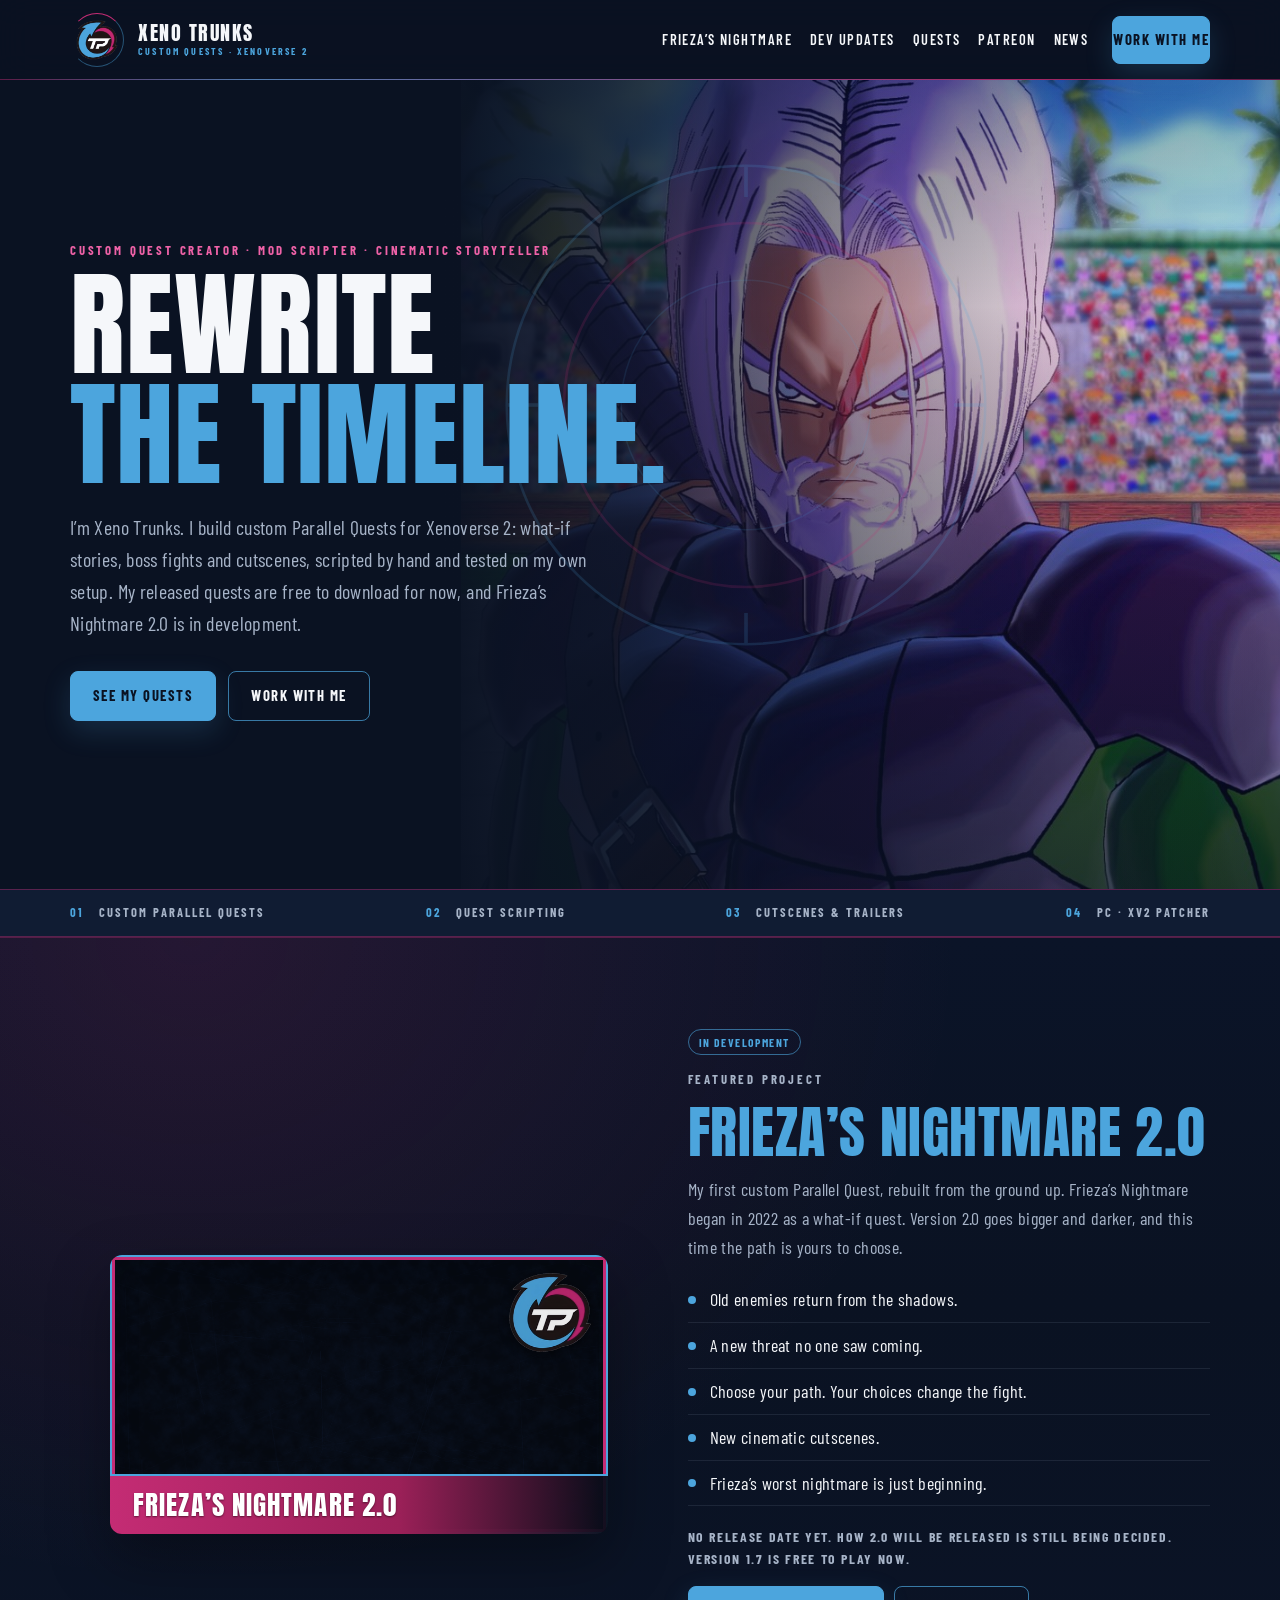
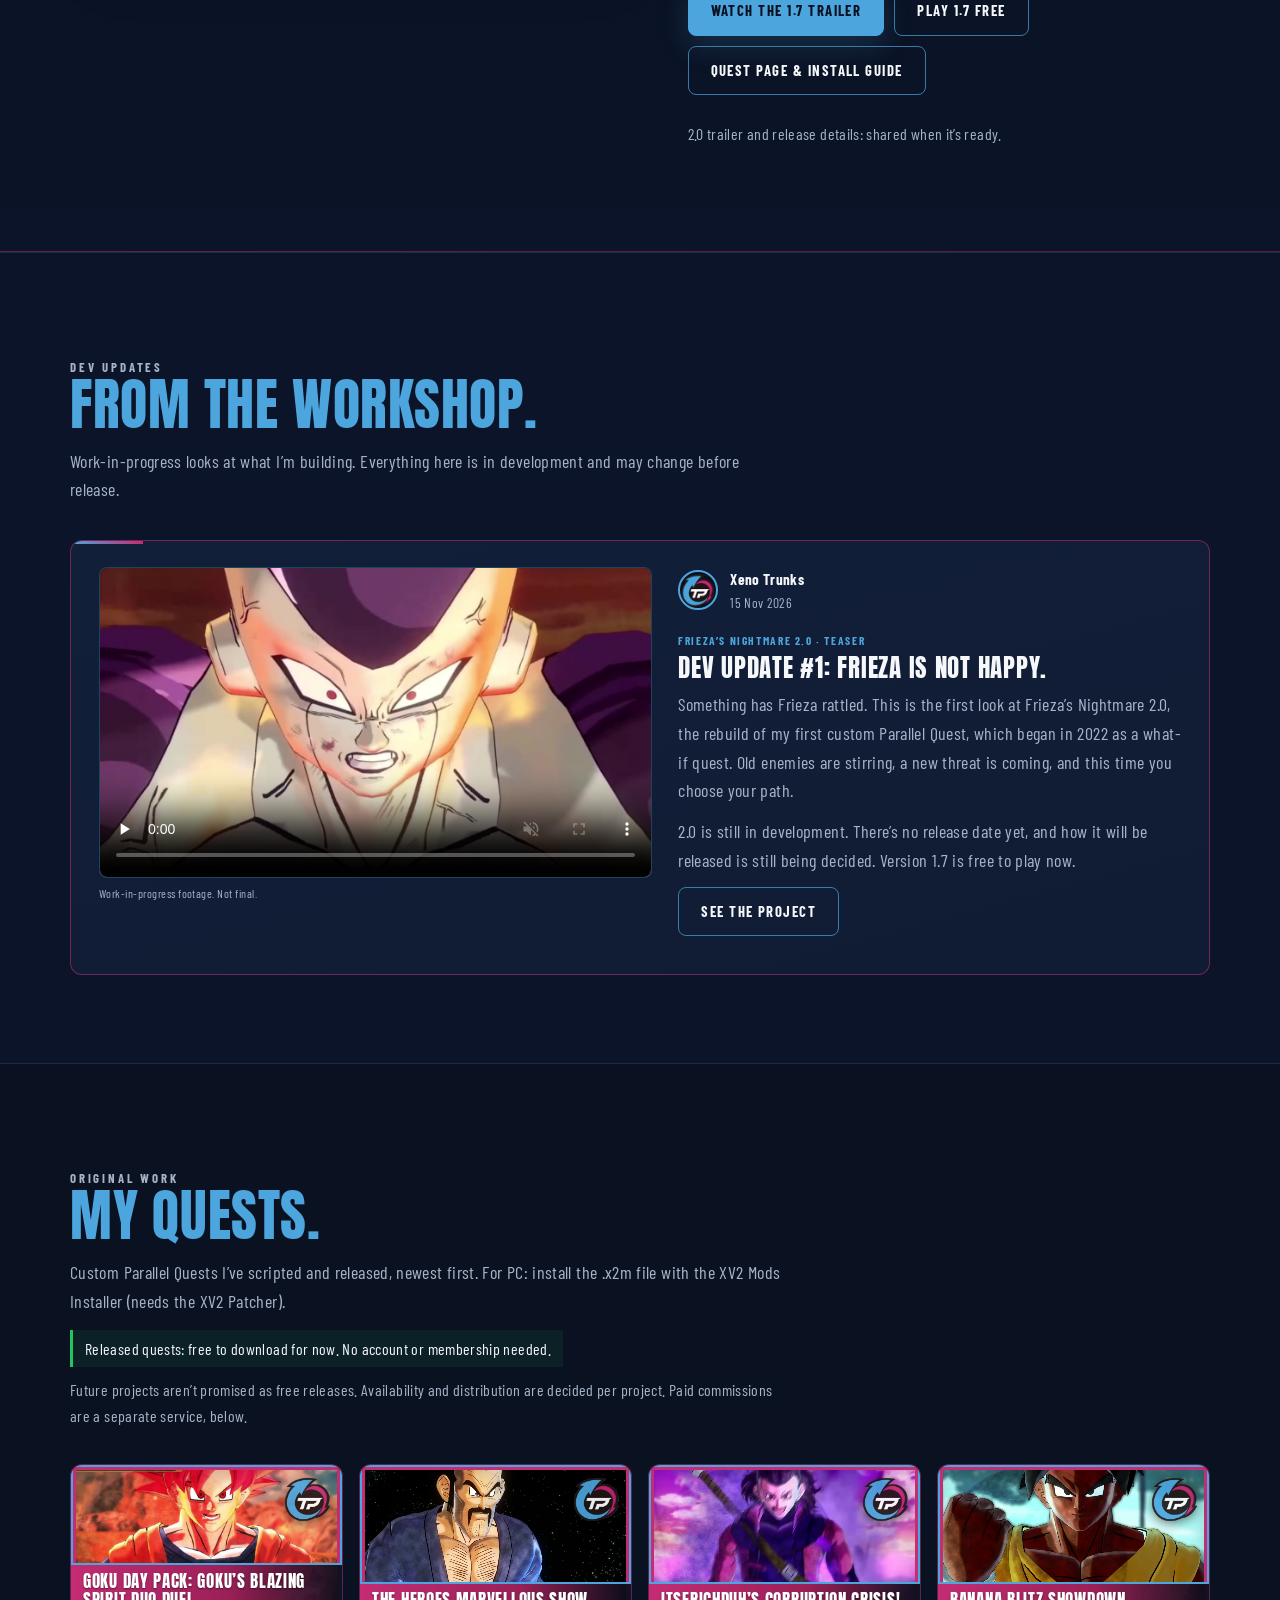
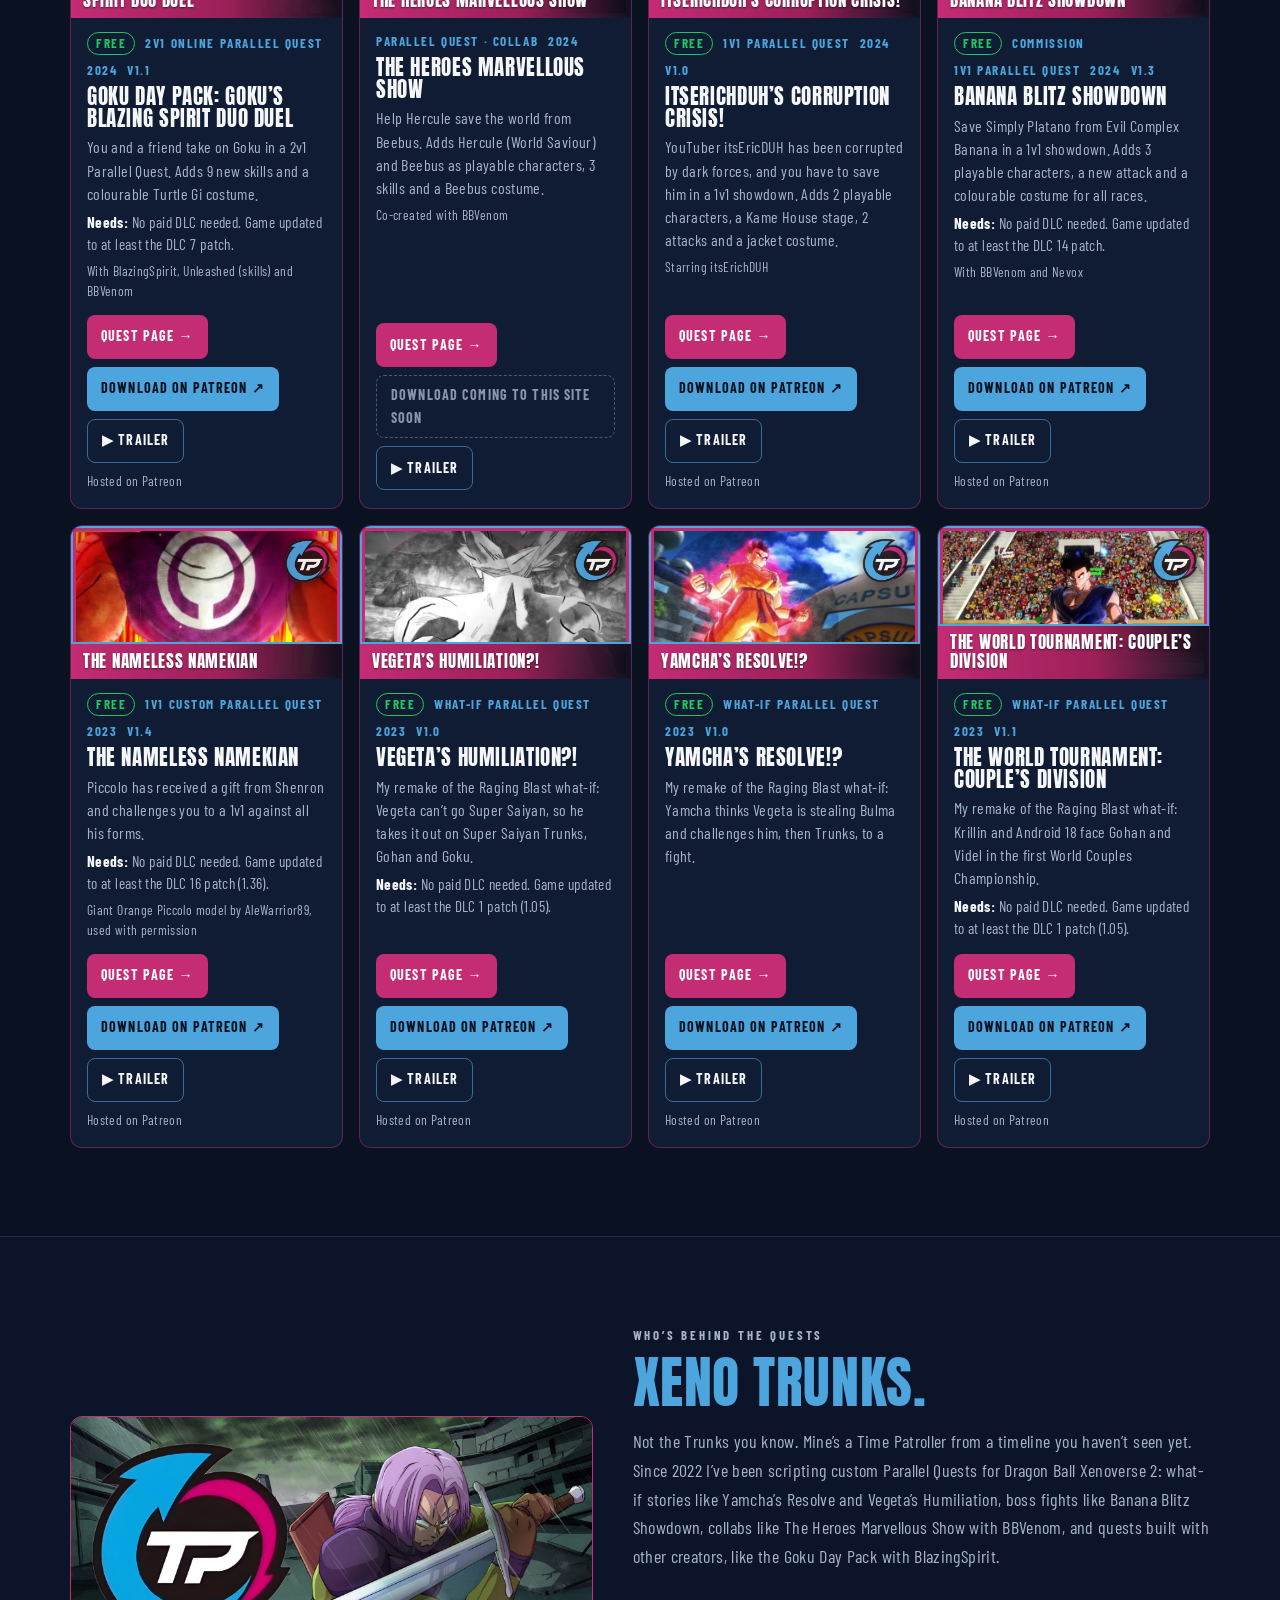
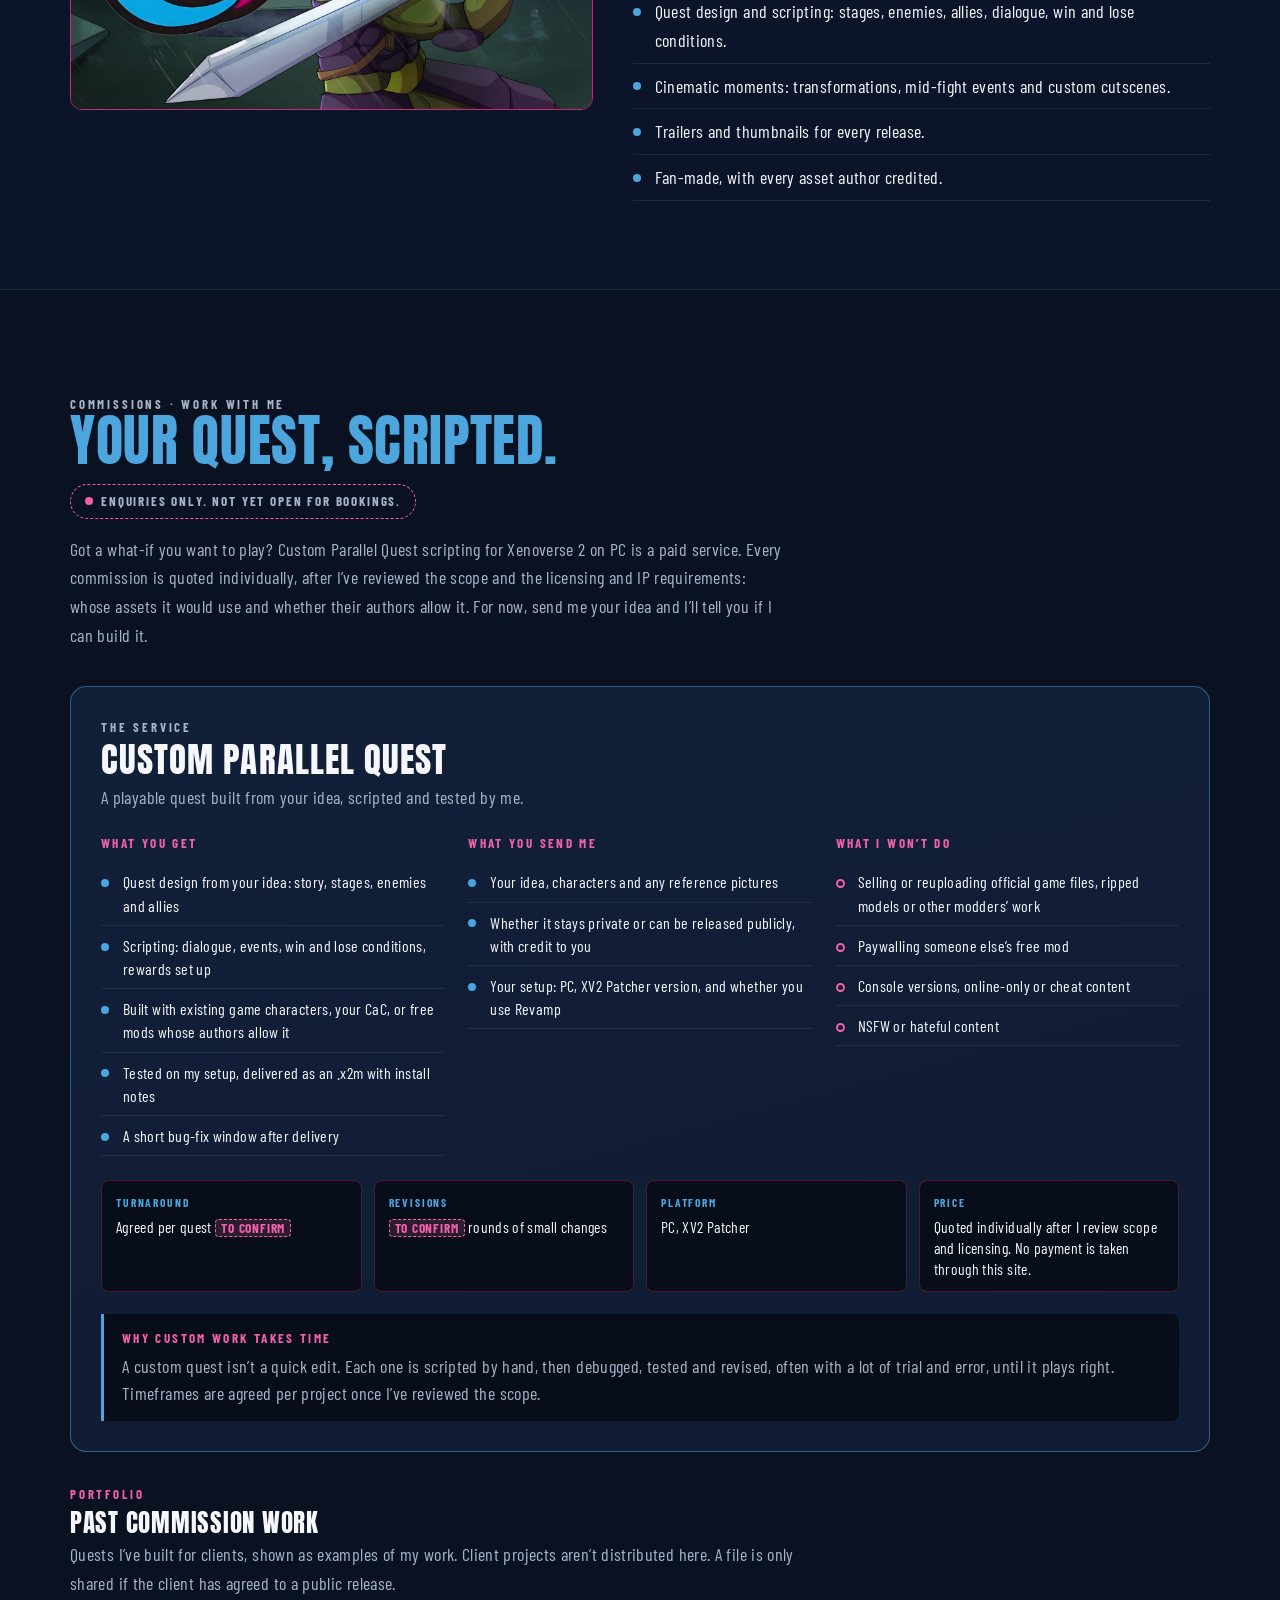
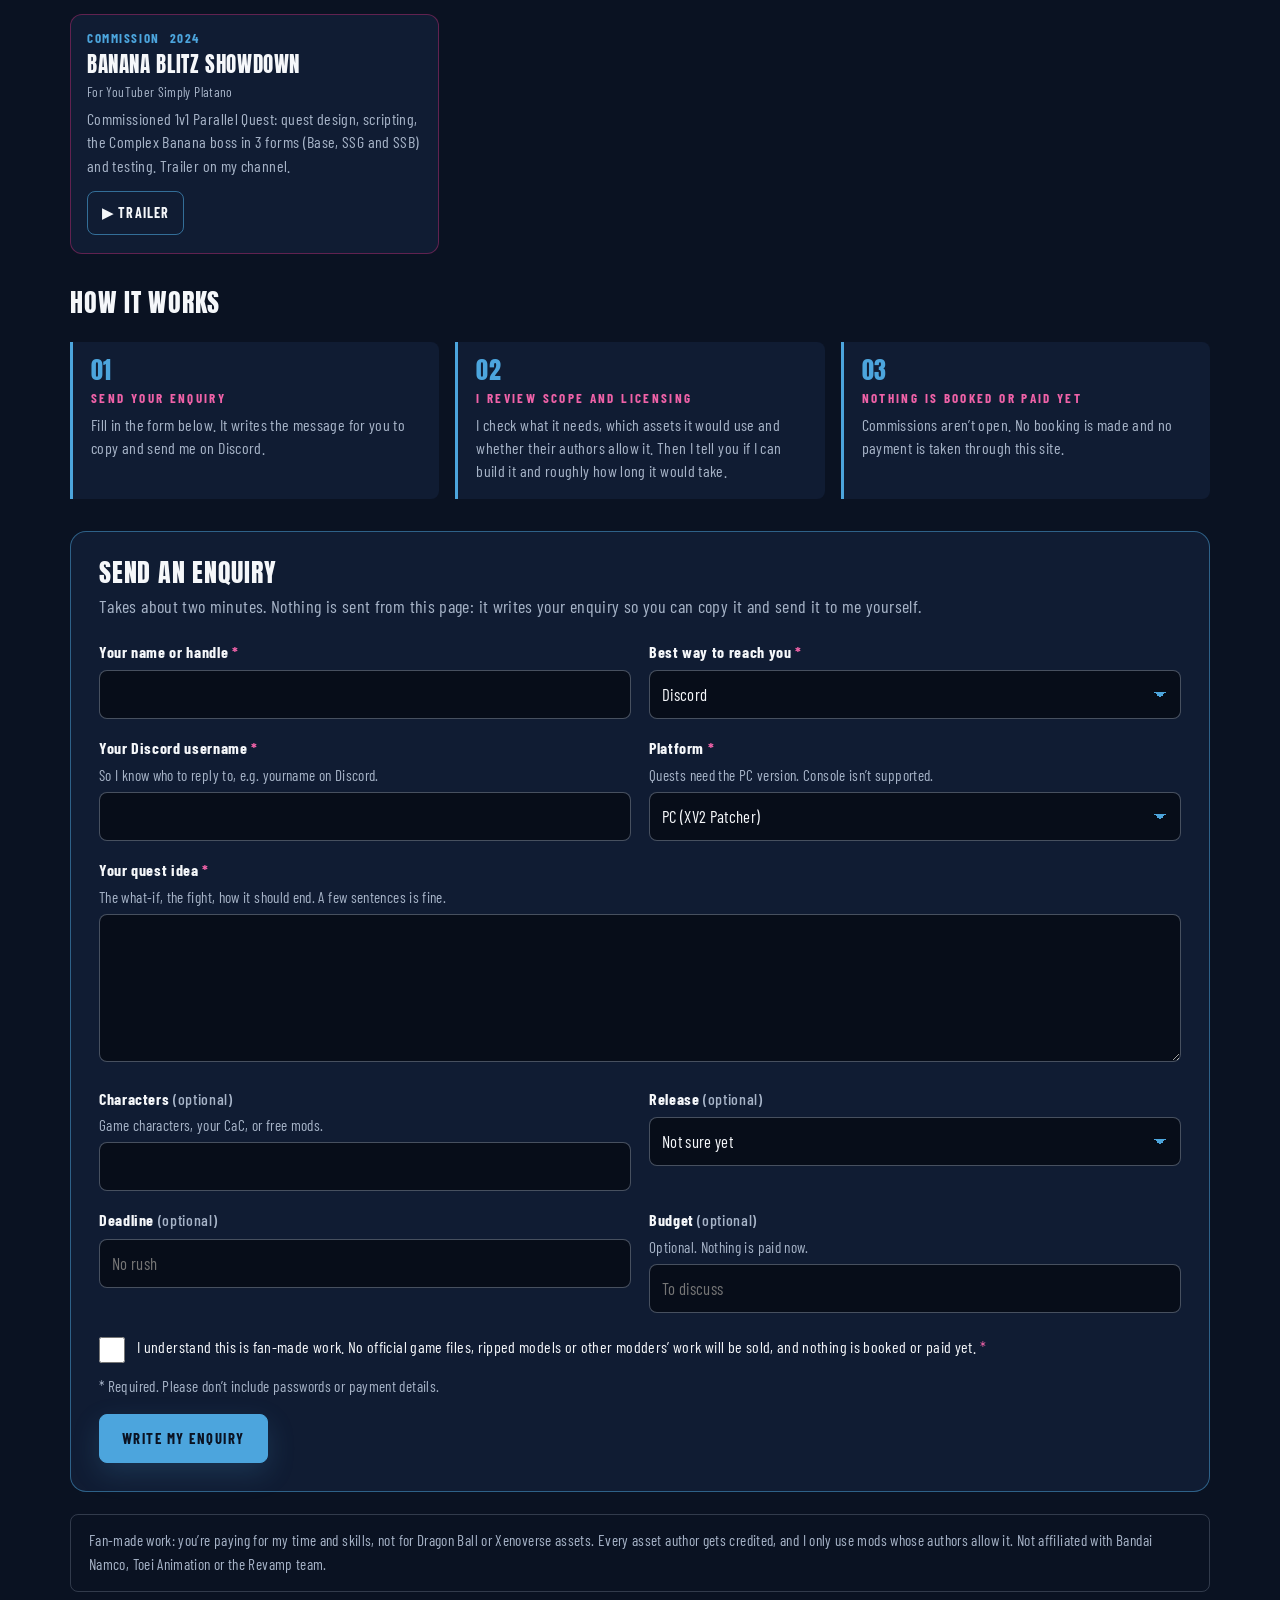
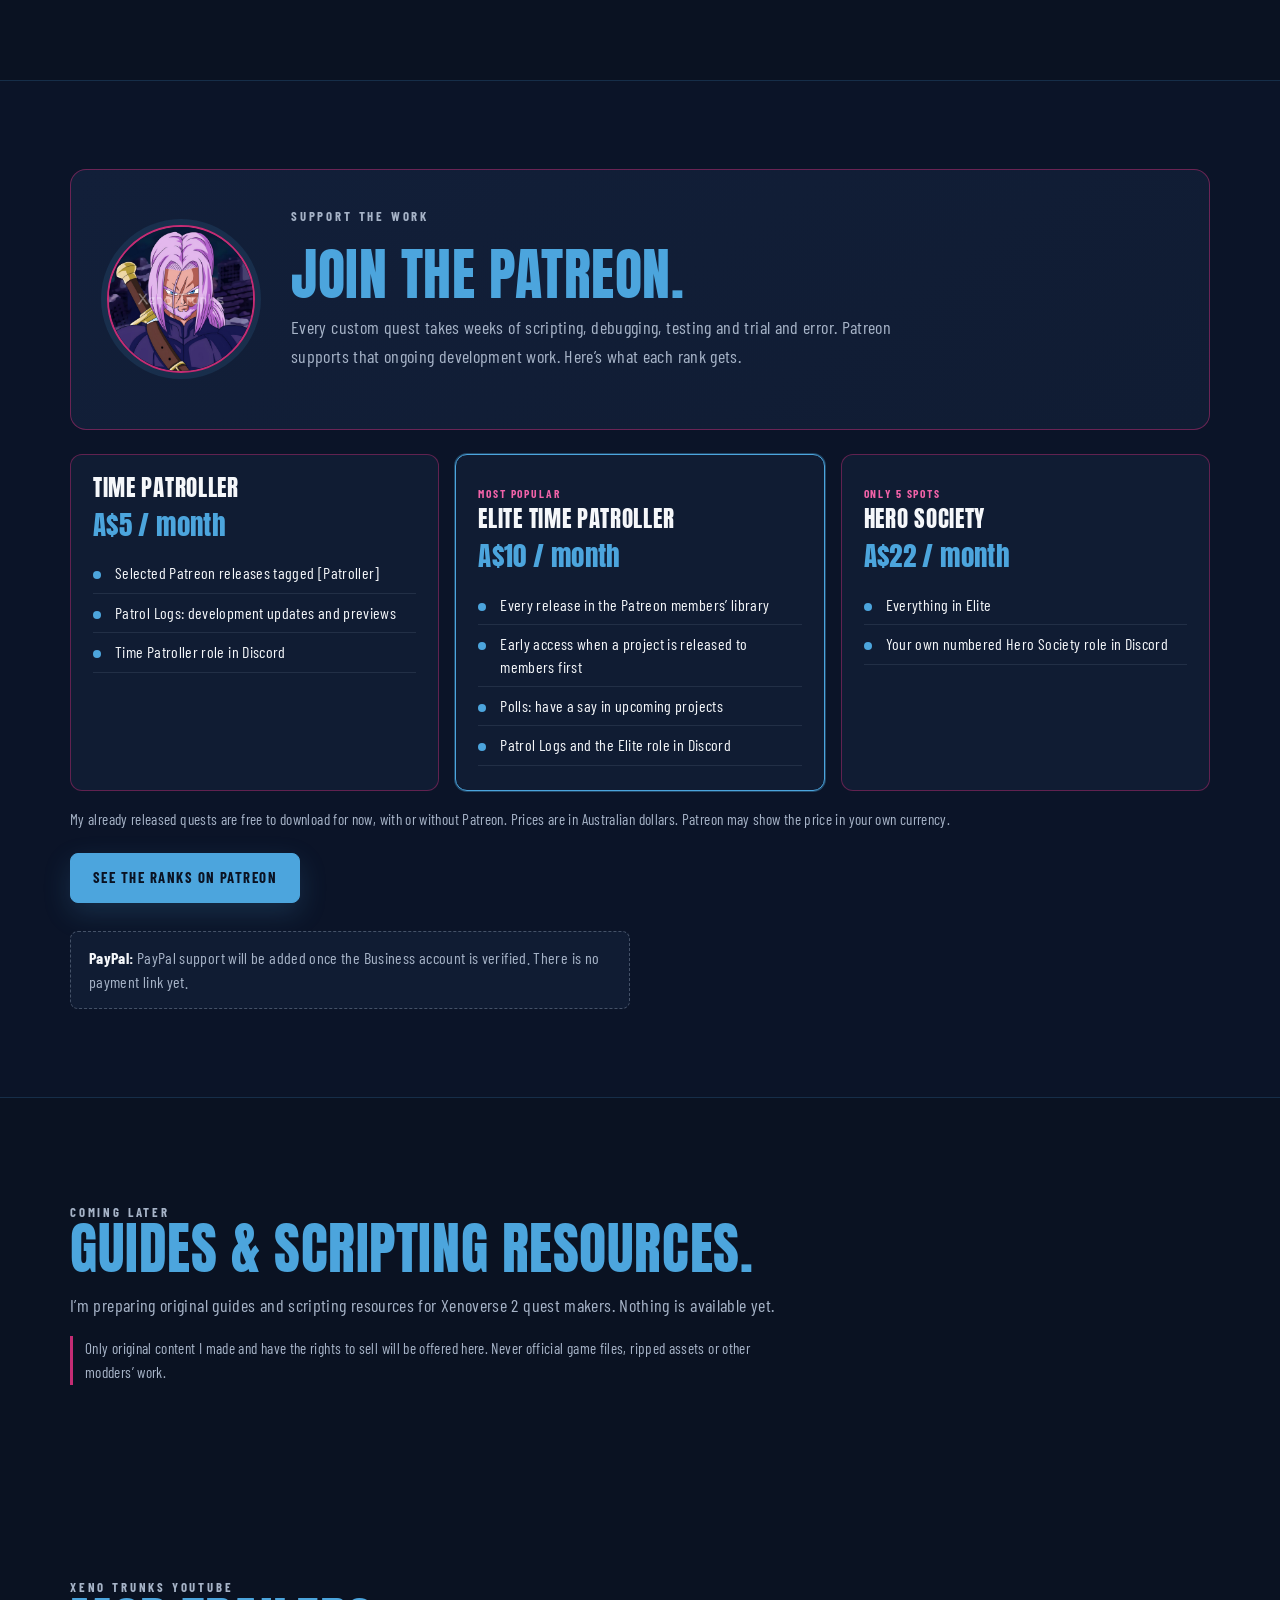
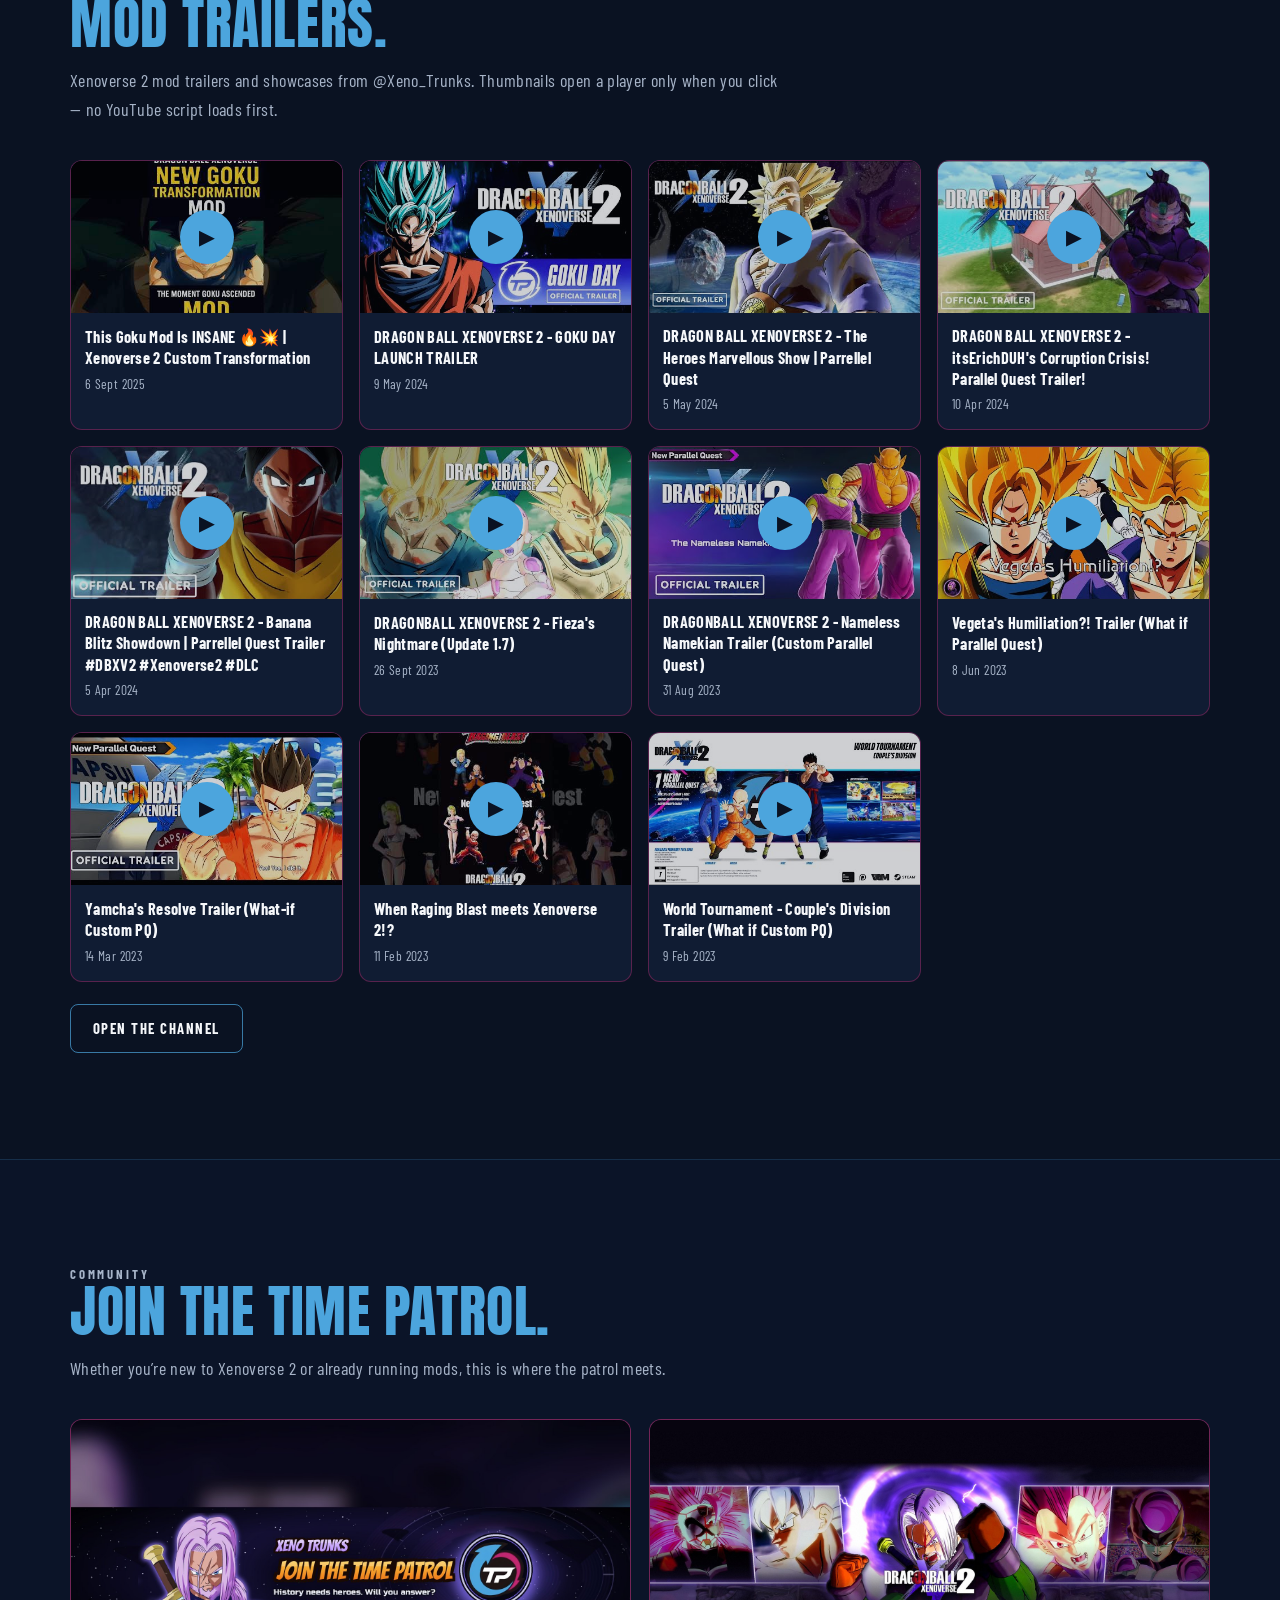
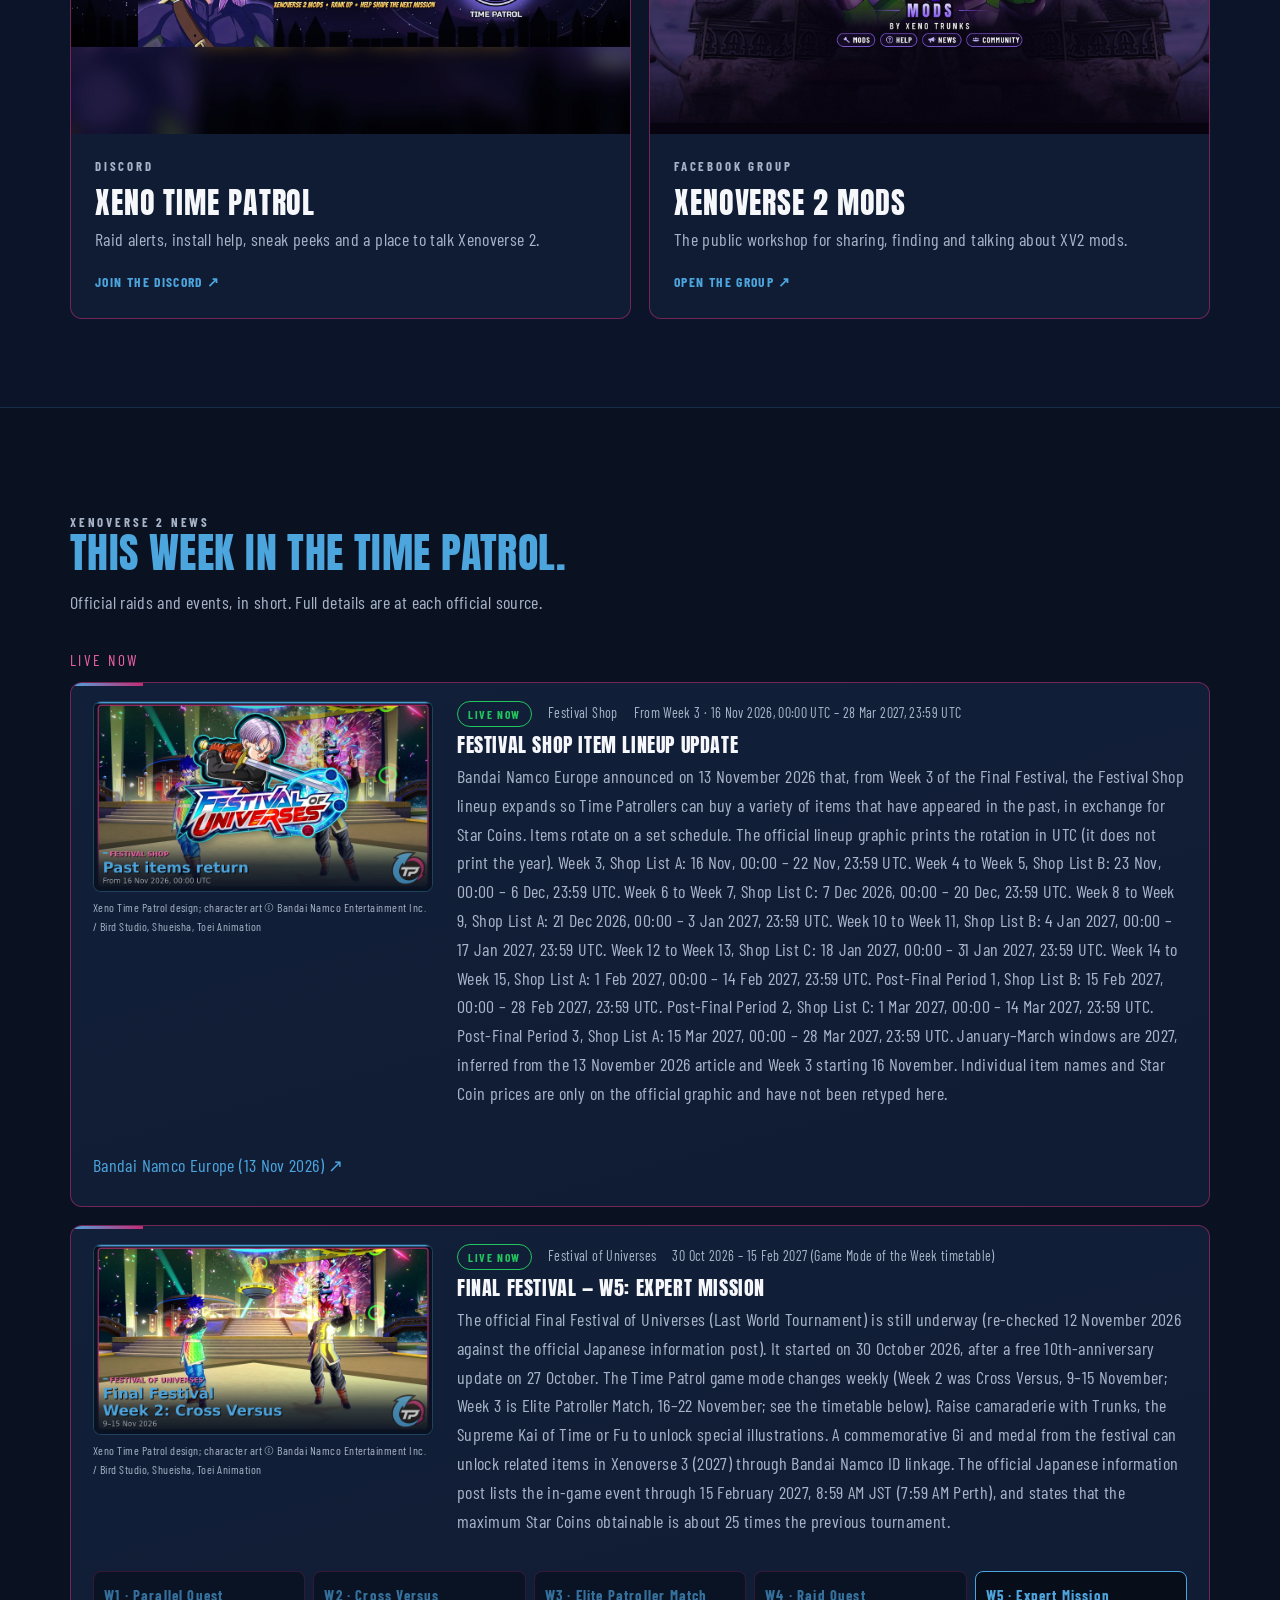
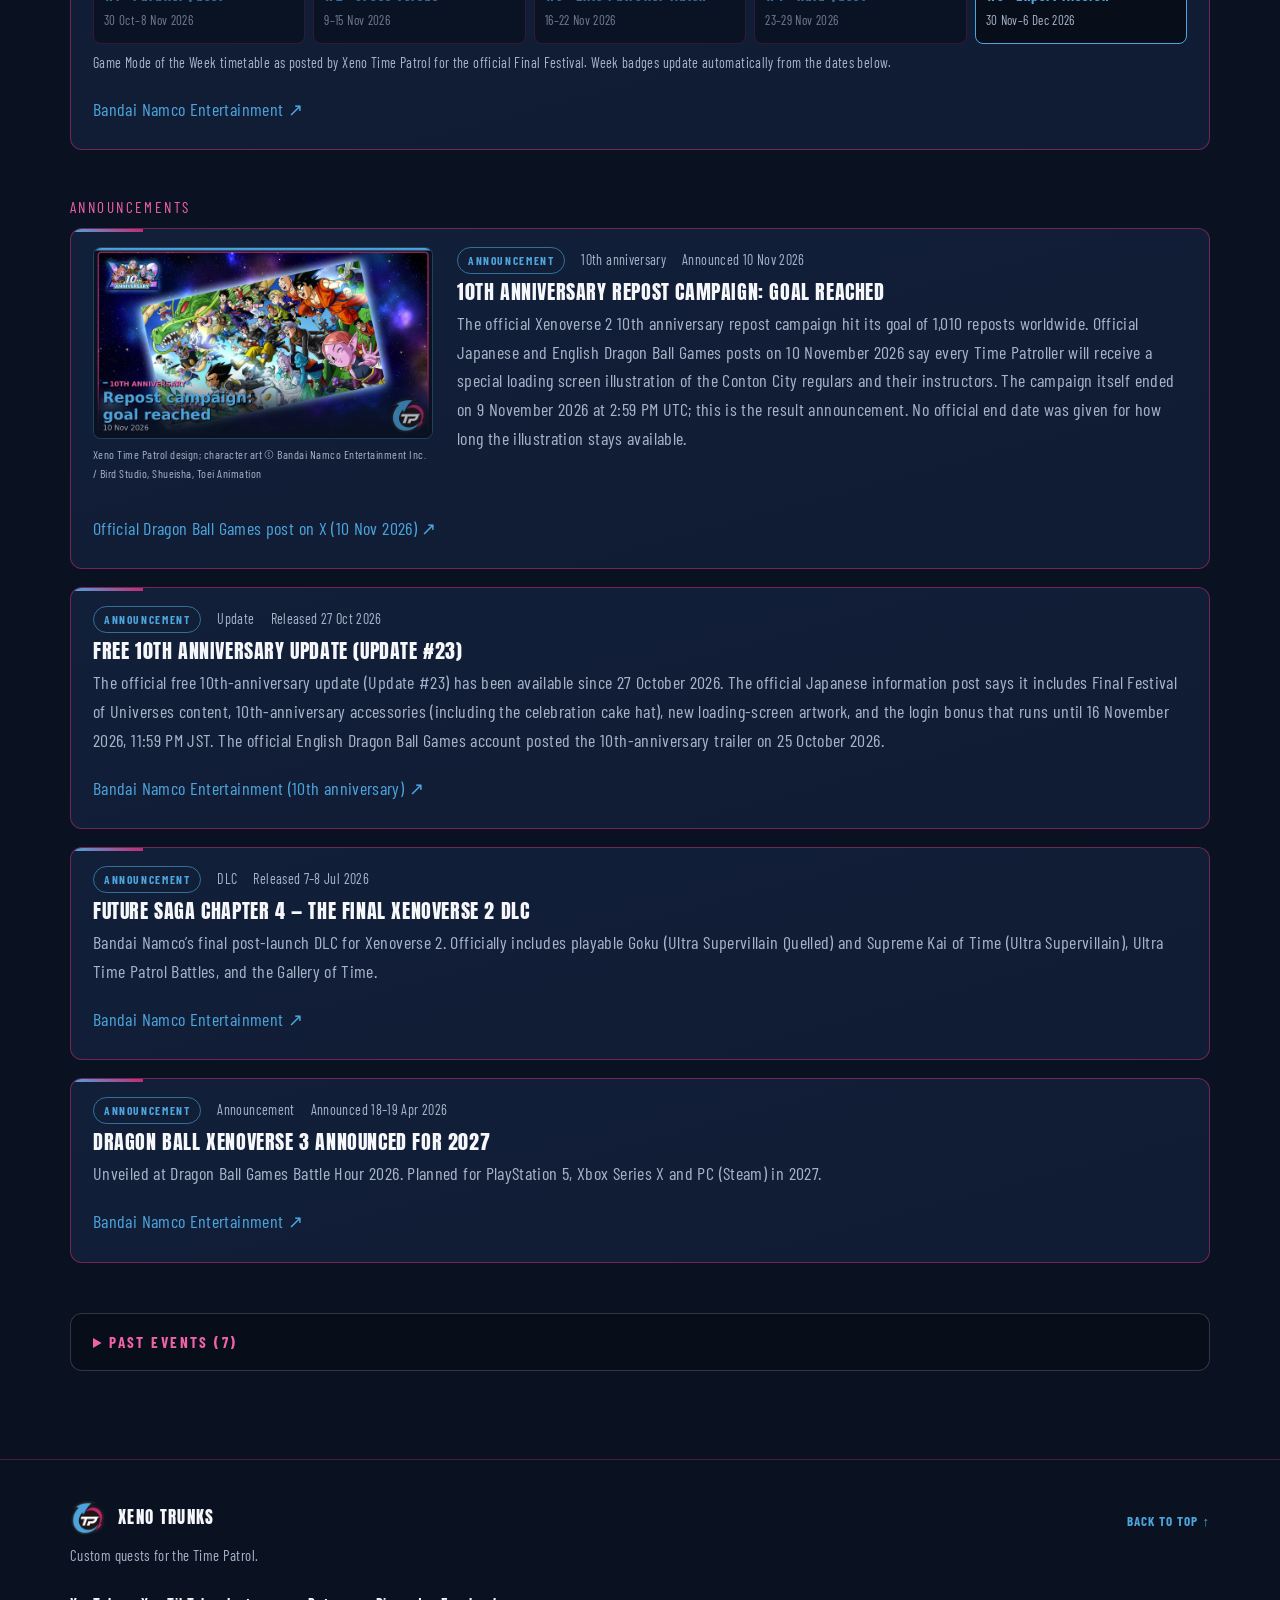
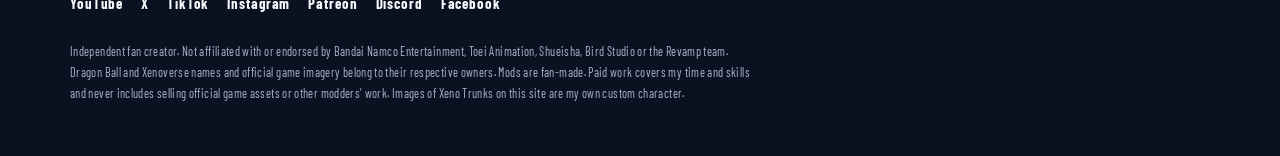
<file: index.html>
<!DOCTYPE html>
<html lang="en">
<head>
  <meta charset="utf-8">
  <meta name="viewport" content="width=device-width, initial-scale=1">
  <meta name="theme-color" content="#0A1222">
  <meta http-equiv="Content-Security-Policy" content="default-src 'self'; script-src 'self'; style-src 'self' 'unsafe-inline'; img-src 'self' https://i.ytimg.com data:; font-src 'self'; connect-src 'self'; frame-src https://www.youtube-nocookie.com; object-src 'none'; base-uri 'self'; form-action 'none'">
  <meta name="referrer" content="strict-origin-when-cross-origin">
  <title>Xeno Trunks | Custom Xenoverse 2 quests, scripting &amp; cinematics</title>
  <meta name="description" content="Xeno Trunks makes custom Parallel Quests for Dragon Ball Xenoverse 2: what-if stories, scripted boss fights and cutscenes. Home of Frieza’s Nightmare. Independent fan creator.">
  <meta property="og:title" content="Xeno Trunks | Custom Xenoverse 2 quests">
  <meta property="og:description" content="Custom Parallel Quests, scripting and cinematics for Xenoverse 2. Rewrite the timeline.">
  <meta property="og:type" content="website">
  <meta property="og:image" content="https://thexenotrunks.github.io/xenotrunks-hq/assets/og-image.jpg">
  <meta property="og:url" content="https://thexenotrunks.github.io/xenotrunks-hq/">
  <meta property="og:site_name" content="Xeno Trunks HQ">
  <meta name="twitter:card" content="summary_large_image">
  <meta name="twitter:title" content="Xeno Trunks | Custom Xenoverse 2 quests">
  <meta name="twitter:description" content="Custom Parallel Quests, scripting and cinematics for Xenoverse 2. Rewrite the timeline.">
  <meta name="twitter:image" content="https://thexenotrunks.github.io/xenotrunks-hq/assets/og-image.jpg">
  <link rel="canonical" href="https://thexenotrunks.github.io/xenotrunks-hq/">
  <link rel="icon" type="image/png" sizes="32x32" href="assets/favicon-32.png">
  <link rel="apple-touch-icon" href="assets/apple-touch-icon.png">
  <script type="application/ld+json">
  {
    "@context": "https://schema.org",
    "@type": "Organization",
    "name": "Xeno Trunks",
    "alternateName": "Xeno Time Patrol",
    "url": "https://thexenotrunks.github.io/xenotrunks-hq/",
    "logo": "https://thexenotrunks.github.io/xenotrunks-hq/assets/logo-tp.png",
    "sameAs": [
      "https://www.youtube.com/@Xeno_Trunks",
      "https://dsc.gg/xenotimepatrol",
      "https://www.patreon.com/XenoTrunks",
      "https://x.com/TheXenoTrunks",
      "https://www.tiktok.com/@xenotrunksofficial",
      "https://www.instagram.com/xeno_trunks_ig/",
      "https://www.facebook.com/profile.php?id=61595489698900"
    ]
  }
  </script>
  <style>
    @font-face{font-family:"Anton";src:url("assets/fonts/Anton-Regular.woff2") format("woff2"),url("assets/fonts/Anton-Regular.ttf") format("truetype");font-weight:400;font-style:normal;font-display:swap}
    @font-face{font-family:"Barlow Condensed";src:url("assets/fonts/BarlowCondensed-Regular.woff2") format("woff2"),url("assets/fonts/BarlowCondensed-Regular.ttf") format("truetype");font-weight:400;font-style:normal;font-display:swap}
    @font-face{font-family:"Barlow Condensed";src:url("assets/fonts/BarlowCondensed-Medium.woff2") format("woff2"),url("assets/fonts/BarlowCondensed-Medium.ttf") format("truetype");font-weight:500;font-style:normal;font-display:swap}
    @font-face{font-family:"Barlow Condensed";src:url("assets/fonts/BarlowCondensed-SemiBold.woff2") format("woff2"),url("assets/fonts/BarlowCondensed-SemiBold.ttf") format("truetype");font-weight:600;font-style:normal;font-display:swap}
    @font-face{font-family:"Barlow Condensed";src:url("assets/fonts/BarlowCondensed-Bold.woff2") format("woff2"),url("assets/fonts/BarlowCondensed-Bold.ttf") format("truetype");font-weight:700;font-style:normal;font-display:swap}
    :root {
      --bg: #0A1222;
      --panel: #101C33;
      --panel-2: #121F39;
      --frame: #070D19;
      --cyan: #4CA5DD;
      --magenta: #C42C74;
      --pink: #F062A8;
      --ink: #F5F7FA;
      --muted: #A7B4C8;
      --font-display: "Anton", Impact, sans-serif;
      --font-ui: "Barlow Condensed", "Arial Narrow", sans-serif;
      --wrap: min(1140px, calc(100% - 48px));
      --nav-h: 80px;
      --radius: 12px;
    }
    *, *::before, *::after { box-sizing: border-box; }
    html { scroll-behavior: smooth; scroll-padding-top: calc(var(--nav-h) + 16px); }
    body {
      margin: 0;
      background: var(--bg);
      color: var(--ink);
      font-family: var(--font-ui);
      font-size: 1.125rem;
      font-weight: 400;
      line-height: 1.6;
      letter-spacing: 0.02em;
      -webkit-font-smoothing: antialiased;
    }
    img { max-width: 100%; height: auto; display: block; }
    a { color: var(--cyan); text-decoration: none; }
    a:hover { text-decoration: underline; text-underline-offset: 3px; }
    button { font: inherit; color: inherit; }
    button, a { -webkit-tap-highlight-color: transparent; }
    :focus-visible { outline: 3px solid var(--cyan); outline-offset: 3px; }

    .skip { position: absolute; left: 16px; top: -48px; background: var(--cyan); color: var(--bg); padding: 8px 14px; font-weight: 700; z-index: 100; }
    .skip:focus { top: 16px; }
    .wrap { width: var(--wrap); margin-inline: auto; }
    .kicker { margin: 0 0 10px; font-size: 0.8rem; font-weight: 700; letter-spacing: 0.22em; text-transform: uppercase; color: var(--pink); }
    h1, h2, h3 { font-family: var(--font-display); font-weight: 400; letter-spacing: 0.01em; text-transform: uppercase; margin: 0; line-height: 0.95; }
    h1 { font-size: clamp(3.2rem, 9vw, 7.2rem); }
    h2 { font-size: clamp(2.1rem, 4.6vw, 3.5rem); color: var(--cyan); }
    h3 { font-size: 1.55rem; letter-spacing: 0.03em; }

    .top { position: sticky; top: 0; z-index: 50; height: var(--nav-h); background: rgba(10, 18, 34, 0.9); backdrop-filter: blur(16px); border-bottom: 1px solid rgba(196, 44, 116, 0.45); }
    .top::after { content: ""; position: absolute; left: 0; right: 0; bottom: -1px; height: 1px; background: linear-gradient(90deg, transparent, var(--cyan) 20%, var(--magenta) 80%, transparent); opacity: 0.7; }
    .nav { display: flex; align-items: center; justify-content: space-between; height: var(--nav-h); gap: 20px; }
    .brand { display: flex; align-items: center; gap: 14px; color: var(--ink); text-decoration: none; flex-shrink: 0; }
    .brand:hover { text-decoration: none; }
    .brand-mark { position: relative; width: 54px; height: 54px; display: grid; place-items: center; }
    .brand-mark img { width: 44px; height: 44px; object-fit: contain; position: relative; z-index: 1; }
    .brand-ring { position: absolute; inset: 0; border: 1px solid rgba(76,165,221,0.45); border-radius: 50%; border-top-color: var(--magenta); border-left-color: transparent; animation: spin 18s linear infinite; }
    .brand-name { display: flex; flex-direction: column; line-height: 1; font-family: var(--font-display); font-size: 1.22rem; letter-spacing: 0.08em; }
    .brand-name small { font-family: var(--font-ui); font-size: 0.62rem; font-weight: 700; letter-spacing: 0.22em; color: var(--cyan); margin-top: 5px; }
    .navlinks { display: flex; align-items: center; gap: 4px 18px; font-size: 0.9rem; font-weight: 600; letter-spacing: 0.1em; text-transform: uppercase; }
    .navlinks a { color: var(--ink); text-decoration: none; padding: 8px 0; }
    .navlinks a:hover { color: var(--cyan); }
    .menu-btn { display: none; background: transparent; border: 1px solid rgba(196, 44, 116, 0.7); color: var(--ink); border-radius: 8px; padding: 8px 12px; font-weight: 700; letter-spacing: 0.1em; text-transform: uppercase; cursor: pointer; }
    .nav-cta { margin-left: 6px; }
    .navlinks a.btn { color: var(--bg); }
    .navlinks a.btn:hover { color: var(--bg); }

    .btn { display: inline-flex; align-items: center; justify-content: center; gap: 8px; min-height: 48px; padding: 12px 22px; border-radius: 8px; background: var(--cyan); color: var(--bg); border: 1px solid var(--cyan); font-size: 0.92rem; font-weight: 700; letter-spacing: 0.1em; text-transform: uppercase; text-decoration: none; box-shadow: 0 10px 28px rgba(76, 165, 221, 0.18); transition: transform 0.2s ease, filter 0.2s ease; }
    .btn:hover { transform: translateY(-2px); filter: brightness(1.08); text-decoration: none; color: var(--bg); }
    .btn.outline { background: transparent; color: var(--ink); border-color: rgba(76, 165, 221, 0.7); box-shadow: none; }
    .btn.outline:hover { border-color: var(--cyan); color: var(--cyan); filter: none; }
    .btn[aria-disabled="true"] { opacity: 0.55; cursor: not-allowed; transform: none; box-shadow: none; pointer-events: none; }

    .hero { position: relative; min-height: clamp(520px, calc(100svh - var(--nav-h)), 720px); display: flex; align-items: center; overflow: hidden; background: var(--bg); }
    .hero-media, .hero-media img, .hero-media::after { position: absolute; inset: 0; }
    .hero-media { pointer-events: none; }
    .hero-media img { left: auto; top: 0; bottom: 0; width: 64%; height: 100%; object-fit: cover; object-position: 55% 18%; }
    .hero-media::after { content: ""; background:
        linear-gradient(90deg, #0A1222 0%, #0A1222 34%, rgba(10,18,34,0.78) 50%, rgba(10,18,34,0.35) 68%, rgba(10,18,34,0.12) 82%, transparent 100%),
        linear-gradient(180deg, rgba(10,18,34,0.35) 0%, transparent 28%, rgba(10,18,34,0.65) 100%),
        radial-gradient(ellipse at 78% 40%, rgba(196,44,116,0.16), transparent 50%); }
    .hero-clock { position: absolute; width: min(520px, 70vw); aspect-ratio: 1; left: 38%; top: 8%; opacity: 0.16; pointer-events: none; animation: spin 60s linear infinite; }
    .hero-clock svg { width: 100%; height: 100%; }
    .hero .wrap { position: relative; z-index: 1; padding: 72px 0 80px; }
    .hero h1 span { display: block; color: var(--cyan); }
    .lead { max-width: 34rem; margin: 22px 0 0; font-size: 1.25rem; color: var(--muted); }
    .actions { display: flex; flex-wrap: wrap; gap: 12px; margin-top: 32px; }
    @keyframes spin { to { transform: rotate(360deg); } }
    @keyframes fadeup { from { opacity: 0; transform: translateY(14px); } to { opacity: 1; transform: none; } }
    .fade { animation: fadeup 0.7s ease both; }

    .ticker { background: #101C33; border-block: 1px solid rgba(196, 44, 116, 0.4); }
    .ticker .wrap { display: flex; flex-wrap: wrap; justify-content: space-between; gap: 8px 22px; padding: 13px 0; font-size: 0.78rem; font-weight: 700; letter-spacing: 0.16em; text-transform: uppercase; color: var(--muted); }
    .ticker b { color: var(--cyan); font-weight: 700; }

    section { padding: 88px 0; }
    .heading { max-width: 720px; margin-bottom: 36px; }
    .heading p { margin: 16px 0 0; color: var(--muted); }

    .news-list { display: grid; gap: 18px; }
    .news-card { padding: 26px 28px; background: linear-gradient(165deg, var(--panel-2), var(--panel)); border: 1px solid rgba(196, 44, 116, 0.55); border-radius: var(--radius); position: relative; overflow: hidden; }
    .news-card::before { content: ""; position: absolute; top: 0; left: 0; width: 72px; height: 3px; background: linear-gradient(90deg, var(--cyan), var(--magenta)); }
    .news-card h3 { margin: 6px 0 8px; }
    .news-card.has-media { display: grid; grid-template-columns: minmax(0, 340px) minmax(0, 1fr); gap: 24px; align-items: start; }
    .news-media { margin: 0; }
    .news-media img { display: block; width: 100%; aspect-ratio: 16/9; object-fit: cover; border-radius: 8px; border: 1px solid rgba(76,165,221,0.35); background: var(--frame); }
    .news-media figcaption { margin-top: 6px; font-size: 0.74rem; letter-spacing: 0.04em; color: var(--muted); }
    .news-gallery { display: grid; grid-template-columns: 1fr 1fr; gap: 12px; margin: 0 0 14px; }
    .news-gallery figure { margin: 0; min-width: 0; }
    .news-card .news-gallery a { display: block; min-width: 0; min-height: 0; }
    .news-gallery img { display: block; width: 100%; height: auto; aspect-ratio: 16/9; object-fit: contain; background: var(--frame); border-radius: 8px; border: 1px solid rgba(76,165,221,0.35); }
    .news-gallery-credit { grid-column: 1 / -1; margin: 0; font-size: 0.74rem; letter-spacing: 0.04em; color: var(--muted); }
    .news-body { min-width: 0; }
    .news-card.has-media .news-extra { grid-column: 1 / -1; min-width: 0; }
    .news-card.has-media .weeks { margin-top: 0; }
    .news-card p { margin: 0 0 12px; color: var(--muted); }
    .news-meta { display: flex; flex-wrap: wrap; gap: 10px 16px; align-items: center; font-size: 0.88rem; color: var(--muted); margin-bottom: 8px; }
    .badge { display: inline-block; padding: 3px 10px; border: 1px solid rgba(76, 165, 221, 0.6); border-radius: 999px; color: var(--cyan); font-size: 0.72rem; font-weight: 700; letter-spacing: 0.14em; text-transform: uppercase; }
    .badge.current { border-color: #22C55E; color: #22C55E; }
    .weeks { display: grid; grid-template-columns: repeat(5, minmax(0,1fr)); gap: 8px; margin: 16px 0 8px; }
    .week { padding: 12px 10px; background: var(--frame); border: 1px solid rgba(196,44,116,0.35); border-radius: 8px; font-size: 0.92rem; }
    .week.current { border-color: var(--cyan); }

    .badge.upcoming { border-color: var(--cyan); color: var(--cyan); }
    .badge.recent { border-color: rgba(167,180,200,0.55); color: var(--muted); }
    .news-group { margin-top: 32px; }
    .news-group:first-child { margin-top: 0; }
    .news-group > h3 { font-family: var(--font-ui); font-size: 0.95rem; letter-spacing: 0.16em; text-transform: uppercase; color: var(--pink); margin: 0 0 14px; }
    .week.ended { opacity: 0.62; }
    .news-archive { margin-top: 32px; border: 1px solid rgba(167,180,200,0.25); border-radius: var(--radius); background: var(--frame); }
    .news-archive > summary { cursor: pointer; padding: 16px 22px; font-family: var(--font-ui); font-size: 0.95rem; font-weight: 700; letter-spacing: 0.16em; text-transform: uppercase; color: var(--pink); list-style-position: inside; }
    .news-archive > summary:focus-visible { outline: 2px solid var(--cyan); outline-offset: 2px; }
    .news-archive .news-list { padding: 0 18px 18px; }
    .news-archive .news-card { opacity: 0.85; }
    .yt-card h3 a { color: inherit; text-decoration: none; }
    .yt-card h3 a:hover { color: var(--cyan); text-decoration: underline; }
    .fn-bar { height: 4px; background: var(--frame); border-radius: 99px; overflow: hidden; margin-top: 8px; }
    .fn-bar > span { display: block; height: 100%; background: var(--cyan); }
    .fn-updates { margin: 16px 0 0; padding: 0; list-style: none; color: var(--muted); }
    .fn-updates li { margin: 0 0 8px; }
    .mod-links { display: flex; flex-wrap: wrap; gap: 10px; margin-top: 8px; }

    .week b { display: block; color: var(--cyan); letter-spacing: 0.08em; }
    .week span { color: var(--muted); font-size: 0.82rem; }

    .yt-grid { display: grid; grid-template-columns: repeat(4, minmax(0,1fr)); gap: 16px; }
    .yt-card { background: var(--panel); border: 1px solid rgba(196,44,116,0.4); border-radius: var(--radius); overflow: hidden; display: flex; flex-direction: column; color: inherit; text-decoration: none; }
    .yt-card:hover { border-color: var(--cyan); text-decoration: none; }
    .yt-thumb { position: relative; display: block; aspect-ratio: 16/9; background: var(--frame); cursor: pointer; border: 0; padding: 0; width: 100%; overflow: hidden; }
    .yt-thumb img { position: absolute; inset: 0; width: 100%; height: 100%; object-fit: cover; }
    .yt-thumb iframe { position: absolute; inset: 0; width: 100%; height: 100%; border: 0; }
    code { font-family: inherit; font-weight: 600; letter-spacing: 0.02em; color: var(--cyan); }
    .play { position: absolute; inset: 0; display: grid; place-items: center; background: rgba(10,18,34,0.2); }
    .play span { width: 54px; height: 54px; border-radius: 50%; background: var(--cyan); color: var(--bg); display: grid; place-items: center; font-size: 1.2rem; font-weight: 700; }
    .yt-card h3 { font-family: var(--font-ui); font-size: 1.02rem; letter-spacing: 0.02em; text-transform: none; font-weight: 700; padding: 12px 14px 4px; line-height: 1.3; }
    .yt-card time { padding: 0 14px 14px; color: var(--muted); font-size: 0.85rem; }

    .workshop { display: grid; grid-template-columns: 1.05fr 0.95fr; gap: 28px; align-items: center; }
    .workshop-art { border: 1px solid var(--magenta); border-radius: var(--radius); overflow: hidden; background: var(--frame); }
    .workshop-art img { width: 100%; aspect-ratio: 16/9; object-fit: cover; object-position: 50% 18%; }
    .workshop ul { margin: 8px 0 20px; padding: 0; list-style: none; }
    .workshop li { position: relative; padding: 8px 0 8px 22px; border-bottom: 1px solid rgba(167,180,200,0.12); }
    .workshop li::before { content: ""; position: absolute; left: 0; top: 1.05em; width: 8px; height: 8px; border-radius: 50%; background: var(--cyan); }

    .feature { background: radial-gradient(ellipse at 15% 0%, rgba(196,44,116,0.14), transparent 50%), linear-gradient(180deg, #0B1428, #0A1222 40%, #0B1428); border-block: 1px solid rgba(196, 44, 116, 0.4); }
    .feature-grid { display: grid; grid-template-columns: 1.05fr 0.95fr; gap: 40px; align-items: center; }
    .feature-art { background: var(--frame); border: 1px solid var(--magenta); border-radius: var(--radius); overflow: hidden; box-shadow: 0 24px 60px rgba(0,0,0,0.35); }
    .feature-art img { width: 100%; aspect-ratio: 16/9; object-fit: cover; object-position: center 40%; }
    .feature p { color: var(--muted); margin: 16px 0; }
    .feature ul { margin: 8px 0 20px; padding: 0; list-style: none; }
    .feature li { position: relative; padding: 8px 0 8px 22px; color: var(--ink); border-bottom: 1px solid rgba(167, 180, 200, 0.12); }
    .feature li::before { content: ""; position: absolute; left: 0; top: 1.05em; width: 8px; height: 8px; border-radius: 50%; background: var(--cyan); }
    .aside-note { margin: 0 0 18px; font-size: 0.86rem; font-weight: 700; letter-spacing: 0.12em; text-transform: uppercase; color: var(--pink); }
    .coming { display: flex; flex-wrap: wrap; gap: 10px; }

    .mods-band { display: grid; grid-template-columns: auto 1fr; gap: 36px; align-items: center; padding: 36px; background: linear-gradient(145deg, var(--panel-2), var(--panel)); border: 1px solid rgba(196, 44, 116, 0.5); border-radius: calc(var(--radius) + 4px); }
    .mods-band img { width: 148px; height: 148px; border-radius: 50%; object-fit: cover; border: 2px solid var(--magenta); box-shadow: 0 0 0 6px rgba(76, 165, 221, 0.12); }
    .mods-band h2 { margin-bottom: 12px; }
    .mods-band p { margin: 0 0 22px; color: var(--muted); max-width: 40rem; }

    .community { background: #0B1428; border-block: 1px solid rgba(76, 165, 221, 0.18); }
    .split { display: grid; grid-template-columns: 1fr 1fr; gap: 18px; }
    .panel-link { display: flex; flex-direction: column; border-radius: var(--radius); overflow: hidden; border: 1px solid rgba(196, 44, 116, 0.55); text-decoration: none; color: var(--ink); background: var(--panel); }
    .panel-link:hover { text-decoration: none; border-color: var(--cyan); }
    .panel-shot { overflow: hidden; background: var(--frame); }
    .panel-link img { width: 100%; aspect-ratio: 16/9; object-fit: cover; transition: transform 0.45s ease; }
    .panel-link:hover img { transform: scale(1.03); }
    .panel-copy { padding: 22px 24px 24px; }
    .panel-copy h3 { font-size: 1.85rem; margin-bottom: 8px; }
    .panel-copy p { margin: 0 0 12px; color: var(--muted); }
    .panel-copy .go { font-weight: 700; letter-spacing: 0.1em; text-transform: uppercase; font-size: 0.85rem; color: var(--cyan); }

    .support-grid { display: grid; grid-template-columns: 1fr; gap: 18px; margin-top: 28px; max-width: 560px; }
    .paypal-soon { padding: 28px; border: 1px dashed rgba(167,180,200,0.35); border-radius: var(--radius); background: var(--panel); }
    .paypal-soon p { color: var(--muted); margin: 10px 0 18px; }

    .socials { display: grid; grid-template-columns: repeat(4, minmax(0, 1fr)); gap: 12px; }
    .social { display: flex; align-items: center; justify-content: space-between; gap: 10px; padding: 18px; background: var(--panel); border: 1px solid rgba(196, 44, 116, 0.4); border-radius: 10px; color: var(--ink); text-decoration: none; font-weight: 700; letter-spacing: 0.04em; transition: border-color 0.2s, background 0.2s, transform 0.2s; }
    .social:hover { background: var(--panel-2); border-color: var(--cyan); text-decoration: none; transform: translateY(-2px); }
    .social small { display: block; font-weight: 500; font-size: 0.8rem; color: var(--muted); margin-top: 2px; }
    .social .arr { color: var(--cyan); }

    .footer { padding: 40px 0 52px; border-top: 1px solid rgba(196, 44, 116, 0.35); color: var(--muted); font-size: 0.92rem; }
    .foot { display: flex; justify-content: space-between; gap: 32px; align-items: flex-start; }
    .foot-brand { display: flex; gap: 12px; align-items: center; color: var(--ink); font-family: var(--font-display); letter-spacing: 0.08em; font-size: 1.05rem; margin-bottom: 8px; }
    .foot-brand img { width: 36px; height: 36px; }
    .foot small { display: block; max-width: 680px; line-height: 1.7; }
    .to-top { color: var(--cyan); font-weight: 700; letter-spacing: 0.08em; text-transform: uppercase; font-size: 0.82rem; }

    @media (max-width: 980px) {
      .yt-grid, .weeks { grid-template-columns: repeat(2, minmax(0,1fr)); }
      .feature-grid, .split, .socials, .workshop, .support-grid { grid-template-columns: 1fr 1fr; }
      .hero-media img { width: 72%; }
    }
    @media (max-width: 820px) {
      .news-card.has-media { grid-template-columns: 1fr; gap: 16px; }
      .news-gallery { grid-template-columns: 1fr; }
      .navlinks { display: none; position: absolute; left: 0; right: 0; top: var(--nav-h); background: rgba(7, 13, 25, 0.98); border-bottom: 1px solid var(--magenta); padding: 18px 24px 24px; flex-direction: column; align-items: stretch; gap: 4px; }
      .navlinks.open { display: flex; }
      .navlinks a { padding: 12px 4px; }
      .nav-cta { margin: 10px 0 0; }
      .menu-btn { display: inline-flex; }
      .hero { min-height: 0; }
      .hero .wrap { padding: 52px 0 64px; }
      .hero-media img { width: 100%; object-position: 50% 12%; }
      .hero-media::after { background: linear-gradient(180deg, rgba(10,18,34,0.45) 0%, rgba(10,18,34,0.72) 42%, rgba(10,18,34,0.92) 78%, #0A1222 100%); }
      .hero-clock { left: auto; right: -10%; top: -8%; opacity: 0.12; }
      .feature-grid, .split, .socials, .workshop, .mods-band, .support-grid, .foot { grid-template-columns: 1fr; display: grid; }
      .mods-band { justify-items: start; }
      .foot { display: block; }
      .to-top { display: inline-block; margin-top: 18px; }
    }
    @media (max-width: 580px) {
      :root { --wrap: min(100% - 32px, 1140px); }
      .yt-grid, .socials, .weeks { grid-template-columns: 1fr; }
      .lead { font-size: 1.08rem; }
      section { padding: 64px 0; }
      .mods-band { padding: 24px; }
      .mods-band img { width: 112px; height: 112px; }
    }
    @media (prefers-reduced-motion: reduce) {
      html { scroll-behavior: auto; }
      .btn, .social, .panel-link img, .brand-ring, .hero-clock, .fade { animation: none; transition: none; }
      .btn:hover, .social:hover { transform: none; }
    }

    /* Update 3 (preview): creator homepage */
    .section-alt { background: #0B1428; border-block: 1px solid rgba(76, 165, 221, 0.18); }
    .work-grid { display: grid; grid-template-columns: repeat(4, minmax(0,1fr)); gap: 16px; }
    .work-card { display: flex; flex-direction: column; background: var(--panel); border: 1px solid rgba(196,44,116,0.45); border-radius: var(--radius); overflow: hidden; }
    .work-tile { position: relative; aspect-ratio: 16/9; padding: 14px 16px; display: flex; flex-direction: column; justify-content: space-between; background: radial-gradient(ellipse at 85% 20%, rgba(196,44,116,0.45), transparent 55%), linear-gradient(150deg, #13284A, #0A1222 70%); border-bottom: 1px solid rgba(76,165,221,0.35); }
    .work-tile::after { content: ""; position: absolute; right: -18%; top: -30%; width: 70%; aspect-ratio: 1; border: 1px solid rgba(76,165,221,0.35); border-radius: 50%; border-top-color: var(--magenta); }
    .work-tile .wt-type { font-size: 0.72rem; font-weight: 700; letter-spacing: 0.18em; text-transform: uppercase; color: var(--pink); }
    .work-tile .wt-year { font-family: var(--font-display); font-size: 2.6rem; line-height: 1; color: var(--cyan); }
    .work-body { padding: 14px 16px 18px; display: flex; flex-direction: column; gap: 6px; flex: 1; }
    .work-body h3 { font-size: 1.3rem; line-height: 1.05; }
    .work-body p { margin: 0; color: var(--muted); font-size: 1rem; line-height: 1.45; }
    .work-body .credit { font-size: 0.85rem; }
    .work-links { display: flex; flex-wrap: wrap; gap: 6px 14px; margin-top: auto; padding-top: 8px; font-weight: 700; font-size: 0.88rem; letter-spacing: 0.08em; text-transform: uppercase; }
    .about-grid { display: grid; grid-template-columns: 0.95fr 1.05fr; gap: 40px; align-items: center; }
    .about-art { margin: 0; border: 1px solid var(--magenta); border-radius: var(--radius); overflow: hidden; background: var(--frame); }
    .about-art img { width: 100%; aspect-ratio: 16/9; object-fit: cover; object-position: 60% 30%; }
    .about-grid p { color: var(--muted); }
    .ticks { margin: 8px 0 0; padding: 0; list-style: none; }
    .ticks li { position: relative; padding: 8px 0 8px 22px; border-bottom: 1px solid rgba(167,180,200,0.12); }
    .ticks li::before { content: ""; position: absolute; left: 0; top: 1.05em; width: 8px; height: 8px; border-radius: 50%; background: var(--cyan); }
    .ticks.cross li::before { background: transparent; border: 2px solid var(--pink); width: 9px; height: 9px; }
    .status-pill { display: inline-flex; align-items: center; gap: 8px; margin: 0 0 18px; padding: 6px 14px; border: 1px dashed var(--pink); border-radius: 999px; color: var(--pink); font-size: 0.82rem; font-weight: 700; letter-spacing: 0.14em; text-transform: uppercase; }
    .status-pill::before { content: ""; width: 8px; height: 8px; border-radius: 50%; background: var(--pink); }
    .service { padding: 30px; background: linear-gradient(165deg, var(--panel-2), var(--panel)); border: 1px solid rgba(76,165,221,0.5); border-radius: calc(var(--radius) + 4px); }
    .service-head { display: flex; flex-wrap: wrap; justify-content: space-between; gap: 12px 24px; align-items: end; margin-bottom: 22px; }
    .service-head h3 { font-size: 2.2rem; color: var(--ink); }
    .service-head p { margin: 6px 0 0; color: var(--muted); }
    .service-cols { display: grid; grid-template-columns: repeat(3, minmax(0,1fr)); gap: 24px; }
    .service-cols h4, .hire-steps h4 { margin: 0 0 4px; font-size: 0.82rem; font-weight: 700; letter-spacing: 0.18em; text-transform: uppercase; color: var(--pink); }
    .service-cols li { font-size: 1rem; line-height: 1.45; }
    .facts { display: grid; grid-template-columns: repeat(4, minmax(0,1fr)); gap: 12px; margin: 24px 0 0; }
    .facts div { padding: 12px 14px; background: var(--frame); border: 1px solid rgba(196,44,116,0.35); border-radius: 8px; }
    .facts dt { font-size: 0.72rem; font-weight: 700; letter-spacing: 0.16em; text-transform: uppercase; color: var(--cyan); }
    .facts dd { margin: 4px 0 0; font-size: 0.98rem; line-height: 1.35; }
    .hire-steps { display: grid; grid-template-columns: repeat(3, minmax(0,1fr)); gap: 16px; margin: 28px 0 0; padding: 0; list-style: none; counter-reset: step; }
    .hire-steps li { counter-increment: step; padding: 16px 18px; border-left: 3px solid var(--cyan); background: var(--panel); border-radius: 0 8px 8px 0; }
    .hire-steps li::before { content: "0" counter(step); display: block; font-family: var(--font-display); font-size: 1.5rem; color: var(--cyan); line-height: 1; margin-bottom: 6px; }
    .hire-steps p { margin: 0; color: var(--muted); font-size: 1rem; line-height: 1.45; }
    .hire-cta { display: flex; flex-wrap: wrap; align-items: center; gap: 12px 20px; margin-top: 26px; }
    .hire-cta small { color: var(--muted); max-width: 32rem; line-height: 1.5; }
    .rules { margin: 22px 0 0; padding: 14px 18px; border: 1px solid rgba(167,180,200,0.25); border-radius: 8px; color: var(--muted); font-size: 0.95rem; line-height: 1.55; }
    mark.tbc { background: rgba(240,98,168,0.16); color: var(--pink); border: 1px dashed var(--pink); border-radius: 4px; padding: 0 5px; font-size: 0.85em; font-weight: 700; letter-spacing: 0.06em; text-transform: uppercase; }
    .tiers { display: grid; grid-template-columns: repeat(3, minmax(0,1fr)); gap: 16px; margin-top: 24px; }
    .tier { padding: 22px 22px 24px; background: var(--panel); border: 1px solid rgba(196,44,116,0.45); border-radius: var(--radius); }
    .tier.hot { border-color: var(--cyan); box-shadow: 0 0 0 1px rgba(76,165,221,0.35); }
    .tier h3 { font-size: 1.45rem; }
    .tier .price { margin: 4px 0 2px; font-family: var(--font-display); font-size: 1.7rem; color: var(--cyan); }
    .tier .tnote { display: inline-block; margin-bottom: 6px; font-size: 0.72rem; font-weight: 700; letter-spacing: 0.16em; text-transform: uppercase; color: var(--pink); }
    .tier .ticks li { font-size: 1rem; line-height: 1.4; }
    .tier-notes { margin: 16px 0 0; color: var(--muted); font-size: 0.95rem; }
    .patreon-cta { margin-top: 22px; display: flex; flex-wrap: wrap; gap: 12px; align-items: center; }
    .foot-socials { display: flex; flex-wrap: wrap; gap: 8px 18px; margin: 14px 0 16px; padding: 0; list-style: none; }
    .foot-socials a { color: var(--ink); font-weight: 700; letter-spacing: 0.06em; font-size: 0.92rem; }
    .foot-socials a:hover { color: var(--cyan); }
    .foot-socials small { color: var(--muted); font-weight: 500; margin-left: 4px; }
    #news .news-card { padding: 18px 22px; }
    #news .news-card h3 { font-size: 1.25rem; }
    #news .heading h2 { font-size: clamp(1.8rem, 3.6vw, 2.6rem); }
    @media (max-width: 980px) {
      .work-grid { grid-template-columns: repeat(2, minmax(0,1fr)); }
      .service-cols, .tiers { grid-template-columns: 1fr 1fr; }
      .facts { grid-template-columns: 1fr 1fr; }
      .about-grid { grid-template-columns: 1fr; }
    }
    @media (max-width: 680px) {
      .work-grid, .service-cols, .tiers, .facts, .hire-steps { grid-template-columns: 1fr; }
      .service { padding: 22px 18px; }
      .work-tile { aspect-ratio: 21/8; }
    }
    /* Update 4 (preview): functional pass — quests, enquiry form, clutter, phone */
    section[id], #enquiry, #enq-out { scroll-margin-top: calc(var(--nav-h) + 16px); }
    .menu-btn { min-height: 44px; min-width: 64px; justify-content: center; align-items: center; }
    .coming-note { margin: 4px 0 0; width: 100%; color: var(--muted); font-size: 1rem; }
    .paypal-off { padding: 14px 18px; border: 1px dashed rgba(167,180,200,0.35); border-radius: 8px; background: var(--panel); }
    .paypal-off p { margin: 0; color: var(--muted); font-size: 1rem; line-height: 1.5; }
    .paypal-off b { color: var(--ink); }
    .free-note { display: inline-block; margin-top: 14px !important; padding: 6px 12px; border-left: 3px solid #22C55E; background: rgba(34,197,94,0.08); color: var(--ink) !important; font-size: 1rem; }
    .work-meta { display: flex; flex-wrap: wrap; gap: 6px 10px; align-items: center; margin: 0 !important; font-size: 0.82rem !important; font-weight: 700; letter-spacing: 0.12em; text-transform: uppercase; color: var(--cyan) !important; }
    .future-note { margin-top: 10px !important; color: var(--muted) !important; font-size: 1rem; }
    .time-note { margin-top: 22px; padding: 14px 18px; border-left: 3px solid var(--cyan); background: var(--frame); border-radius: 0 8px 8px 0; }
    .time-note h4 { margin: 0 0 4px; font-size: 0.82rem; font-weight: 700; letter-spacing: 0.18em; text-transform: uppercase; color: var(--pink); }
    .time-note p { margin: 0; color: var(--muted); line-height: 1.5; }
    .portfolio { margin-top: 32px; }
    .portfolio .pf-intro { color: var(--muted); max-width: 46rem; margin: 6px 0 16px; }
    .pf-grid { grid-template-columns: repeat(3, minmax(0,1fr)); }
    @media (max-width: 980px) { .pf-grid { grid-template-columns: repeat(2, minmax(0,1fr)); } }
    @media (max-width: 680px) { .pf-grid { grid-template-columns: 1fr; } }
    .products .heading { margin-bottom: 0; }
    .rights-note { color: var(--muted) !important; font-size: 0.95rem; border-left: 3px solid var(--magenta); padding-left: 12px; }
    .free-tag { padding: 1px 8px; border: 1px solid #22C55E; border-radius: 999px; color: #22C55E; }
    .work-body .req { font-size: 0.95rem; }
    .work-body .req b { color: var(--ink); font-weight: 700; }
    .work-body .host { font-size: 0.85rem; margin-top: 2px; }
    .work-links { gap: 8px; }
    .work-links a { display: inline-flex; align-items: center; min-height: 44px; padding: 8px 14px; border-radius: 8px; text-decoration: none; }
    .work-links .work-dl { background: var(--cyan); color: var(--bg); }
    .work-links .work-dl:hover { filter: brightness(1.08); color: var(--bg); }
    .work-links .work-tr { border: 1px solid rgba(76,165,221,0.6); color: var(--ink); }
    .work-links .work-tr:hover { border-color: var(--cyan); color: var(--cyan); }
    .steps-title, .enq-title { margin: 36px 0 0; font-size: 1.6rem; color: var(--ink); }
    .enquiry { margin-top: 32px; padding: 28px; background: var(--panel); border: 1px solid rgba(76,165,221,0.5); border-radius: calc(var(--radius) + 4px); }
    .enquiry .enq-title { margin: 0; }
    .enq-intro { margin: 8px 0 18px; color: var(--muted); }
    .fgrid { display: grid; grid-template-columns: repeat(2, minmax(0,1fr)); gap: 0 18px; }
    .field { margin: 0 0 16px; min-width: 0; }
    .flabel { display: block; margin: 0 0 6px; font-weight: 700; letter-spacing: 0.04em; color: var(--ink); font-size: 1rem; }
    .flabel .opt { font-weight: 500; color: var(--muted); }
    .req-star { color: var(--pink); }
    .fhint { margin: -2px 0 6px; color: var(--muted); font-size: 0.95rem; line-height: 1.4; }
    .enquiry input[type="text"], .enquiry input[type="email"], .enquiry select, .enquiry textarea { width: 100%; min-height: 48px; padding: 10px 12px; font: inherit; font-size: 1.05rem; letter-spacing: 0.02em; color: var(--ink); background: var(--frame); border: 1px solid rgba(167,180,200,0.4); border-radius: 8px; }
    .enquiry textarea { resize: vertical; line-height: 1.5; }
    .enquiry select { appearance: none; background-image: linear-gradient(45deg, transparent 50%, var(--cyan) 50%), linear-gradient(135deg, var(--cyan) 50%, transparent 50%); background-position: calc(100% - 20px) 50%, calc(100% - 14px) 50%; background-size: 6px 6px; background-repeat: no-repeat; padding-right: 36px; }
    .enquiry input:focus, .enquiry select:focus, .enquiry textarea:focus { outline: 3px solid var(--cyan); outline-offset: 1px; border-color: var(--cyan); }
    .enquiry [aria-invalid="true"] { border-color: var(--pink); }
    .ferr { margin: 6px 0 0; color: var(--pink); font-weight: 700; font-size: 0.95rem; }
    .fcheck { display: grid; grid-template-columns: auto 1fr; gap: 10px 12px; align-items: start; margin: 6px 0 12px; }
    .fcheck input { width: 26px; height: 26px; margin: 2px 0 0; accent-color: var(--cyan); }
    .fcheck label { font-size: 1rem; line-height: 1.5; cursor: pointer; }
    .fcheck .ferr { grid-column: 1 / -1; }
    .fnote { margin: 0 0 16px; color: var(--muted); font-size: 0.95rem; line-height: 1.5; }
    .enq-out { margin-top: 26px; padding-top: 22px; border-top: 1px solid rgba(196,44,116,0.4); }
    .enq-out textarea { font-family: ui-monospace, Menlo, Consolas, monospace; font-size: 0.95rem; letter-spacing: 0; }
    .enq-actions { display: flex; flex-wrap: wrap; gap: 12px; margin-top: 14px; }
    .enq-actions button.btn { cursor: pointer; }
    .btn.copied { background: #22C55E; border-color: #22C55E; }
    .enq-status { min-height: 1.5em; margin: 12px 0 8px; font-weight: 700; color: var(--ink); }
    .enq-status.ok { color: #22C55E; }
    .enq-status.warn { color: var(--pink); }
    .foot-socials a { display: inline-flex; align-items: center; min-height: 44px; }
    .to-top { display: inline-flex; align-items: center; min-height: 44px; }
    .news-card a { display: inline-flex; align-items: center; min-height: 44px; }
    @media (max-width: 680px) {
      .fgrid { grid-template-columns: 1fr; }
      .enquiry { padding: 20px 16px; }
      .enq-actions .btn { width: 100%; }
      .enquiry button[type="submit"] { width: 100%; }
      .work-body p, .work-body .credit, .work-body .req, .facts dd, .rules, .tier-notes, .service-cols li, .hire-steps p, .tier .ticks li { font-size: 1rem; }
      .work-body .host { font-size: 0.9rem; }
      .foot small { font-size: 0.95rem; }
      .ticker .wrap { font-size: 0.8rem; }
      .kicker { font-size: 0.85rem; }
      .aside-note, .fhint, .fnote, .foot small, #news .news-card p, .status-pill { font-size: 1rem; }
      .work-body .host { font-size: 0.95rem; }
    }
    .yt-card h3 a { display: flex; align-items: center; min-height: 44px; }

    /* Update 7 (preview): Xeno Time Patrol frame on quest card images */
    .xtp-frame { position: relative; overflow: hidden; isolation: isolate; padding: 0; background: var(--frame); border-bottom: none; }
    .xtp-frame > img { width: 100%; height: 100%; aspect-ratio: 16/9; object-fit: cover; object-position: center center; display: block; }
    .xtp-frame::before { content: ""; position: absolute; inset: 0; z-index: 3; pointer-events: none; box-shadow: inset 0 0 0 2px var(--cyan), inset 0 0 0 5px var(--magenta), inset 0 0 28px rgba(7, 13, 25, 0.28); }
    .xtp-frame::after { content: ""; position: absolute; inset: 0; z-index: 2; pointer-events: none; background: url("assets/xtp-grunge.jpg") center / cover; mix-blend-mode: overlay; opacity: 0.38; }
    .xtp-logo { position: absolute; top: 10px; right: 10px; z-index: 4; width: 18%; max-width: 72px; min-width: 36px; aspect-ratio: 1; background: url("assets/logo-tp-sm.png") center / contain no-repeat; pointer-events: none; opacity: 0.92; filter: drop-shadow(0 2px 6px rgba(0,0,0,0.6)); }
    .xtp-bar { position: absolute; left: 0; right: 0; bottom: 0; z-index: 4; pointer-events: none; background: linear-gradient(90deg, var(--magenta) 0%, #9B2058 58%, rgba(7,13,25,0.94) 100%); border-top: 2px solid var(--cyan); color: #fff; font-family: var(--font-display); font-weight: 400; text-transform: uppercase; letter-spacing: 0.04em; line-height: 1.08; font-size: clamp(0.82rem, 1.35vw, 1.2rem); padding: 0.42em 0.7em 0.48em; display: -webkit-box; -webkit-box-orient: vertical; -webkit-line-clamp: 2; overflow: hidden; text-shadow: 0 1px 2px rgba(0,0,0,0.5); }
    .xtp-placeholder { display: flex; flex-direction: column; justify-content: space-between; background: radial-gradient(ellipse at 85% 20%, rgba(196,44,116,0.45), transparent 55%), linear-gradient(150deg, #13284A, #0A1222 70%); }
    .xtp-placeholder .wt-type, .xtp-placeholder .wt-year { position: relative; z-index: 4; padding: 14px 16px; }
    .feature-art.xtp-frame { border: 0; box-shadow: 0 24px 60px rgba(0,0,0,0.35); }
    .feature-art.xtp-frame > img { object-position: center center; }
    .feature-art.xtp-frame .xtp-bar { font-size: clamp(1.05rem, 2.2vw, 1.7rem); padding: 0.5em 0.85em 0.55em; }
    .feature-art.xtp-frame .xtp-logo { max-width: 88px; top: 14px; right: 14px; }
    .xtp-frame > video { width: 100%; height: 100%; aspect-ratio: 16/9; object-fit: cover; object-position: center center; display: block; background: var(--frame); }
    .feature-art .fn-still { display: none; }
    @media (prefers-reduced-motion: reduce) {
      .feature-art .fn-video { display: none; }
      .feature-art .fn-still { display: block; }
    }
    .work-tile video.wt-clip { position: absolute; inset: 0; width: 100%; height: 100%; object-fit: cover; z-index: 1; display: block; background: var(--frame); }
    .work-tile .wt-still { position: absolute; inset: 0; width: 100%; height: 100%; object-fit: cover; z-index: 0; }
    a.work-tile { display: block; color: inherit; text-decoration: none; }
    a.work-tile:hover { text-decoration: none; }
    .work-links a.work-page { background: var(--magenta); color: #fff; }
    .work-links .work-soon { display: inline-flex; align-items: center; min-height: 44px; padding: 8px 14px; border-radius: 8px; border: 1px dashed rgba(167,180,200,0.5); color: var(--muted); opacity: 0.8; cursor: not-allowed; }
    .work-links a.work-page:hover { text-decoration: none; filter: brightness(1.12); color: #fff; }
    @media (prefers-reduced-motion: reduce) { .work-tile video.wt-clip { display: none; } .work-tile .wt-still { position: static; } }
    .devlog-card { display: grid; grid-template-columns: minmax(0, 1.1fr) minmax(0, 1fr); gap: 26px; align-items: start; }
    .devlog-meta { display: flex; align-items: center; gap: 12px; margin-bottom: 10px; color: var(--muted); font-size: 0.86rem; }
    .devlog-meta img { width: 40px; height: 40px; border-radius: 50%; border: 2px solid var(--cyan); background: var(--frame); object-fit: contain; }
    .devlog-meta b { color: var(--ink); display: block; font-size: 0.95rem; }
    .devlog-card h3 { margin: 4px 0 10px; }
    .devlog-card p { color: var(--muted); }
    .devlog-media { margin: 0; }
    .devlog-media video, .devlog-media img { display: block; width: 100%; height: auto; aspect-ratio: 16/9; object-fit: cover; border-radius: 8px; border: 1px solid rgba(76,165,221,0.35); background: var(--frame); }
    .devlog-media figcaption { margin-top: 6px; font-size: 0.74rem; letter-spacing: 0.04em; color: var(--muted); }
    .devlog-tag { display: inline-block; font-size: 0.72rem; font-weight: 700; letter-spacing: 0.14em; text-transform: uppercase; color: var(--cyan); }
    @media (max-width: 860px) { .devlog-card { grid-template-columns: 1fr; } }
    @media (max-width: 680px) {
      .work-tile.xtp-frame { aspect-ratio: 16/9; }
      .xtp-bar { font-size: 1rem; padding: 0.5em 0.75em 0.55em; }
    }
  </style>
</head>
<body>
  <a class="skip" href="#main">Skip to content</a>
  <header class="top">
    <div class="wrap nav">
      <a class="brand" href="#top" aria-label="Xeno Trunks home">
        <span class="brand-mark">
          <span class="brand-ring" aria-hidden="true"></span>
          <img src="assets/logo-tp-sm.png" width="44" height="44" alt="" id="brand-logo">
        </span>
        <span class="brand-name" id="brand-name">XENO TRUNKS<small>CUSTOM QUESTS · XENOVERSE 2</small></span>
      </a>
      <button class="menu-btn" id="menu" type="button" aria-label="Toggle navigation" aria-expanded="false" aria-controls="navigation">Menu</button>
      <nav class="navlinks" id="navigation" aria-label="Main">
        <a href="#nightmare">Frieza’s Nightmare</a>
        <a href="#devlog">Dev updates</a>
        <a href="#work">Quests</a>
        <a href="#patreon">Patreon</a>
        <a href="#news">News</a>
        <a class="btn nav-cta" id="nav-cta" href="#hire">Work with me</a>
      </nav>
    </div>
  </header>

  <main id="main">
    <section class="hero" id="top" aria-label="Introduction">
      <div class="hero-media" aria-hidden="true">
        <img src="assets/hero-xeno-trunks.jpg" alt="" width="1600" height="900" id="hero-image" fetchpriority="high">
      </div>
      <div class="hero-clock" aria-hidden="true">
        <svg viewBox="0 0 200 200" fill="none">
          <circle cx="100" cy="100" r="92" stroke="#4CA5DD" stroke-width="1"/>
          <circle cx="100" cy="100" r="70" stroke="#C42C74" stroke-width="1"/>
          <circle cx="100" cy="100" r="48" stroke="#4CA5DD" stroke-width="0.6" opacity="0.7"/>
          <g stroke="#4CA5DD" stroke-width="1.4">
            <line x1="100" y1="8" x2="100" y2="20"/>
            <line x1="100" y1="180" x2="100" y2="192"/>
            <line x1="8" y1="100" x2="20" y2="100"/>
            <line x1="180" y1="100" x2="192" y2="100"/>
          </g>
        </svg>
      </div>
      <div class="wrap fade">
        <p class="kicker" id="hero-kicker">Custom quest creator · Mod scripter · Cinematic storyteller</p>
        <h1 id="hero-title">Rewrite <span>the timeline.</span></h1>
        <p class="lead" id="hero-lead">I’m Xeno Trunks. I build custom Parallel Quests for Xenoverse 2: what-if stories, scripted boss fights and cutscenes, all tested on my own setup.</p>
        <div class="actions" id="hero-actions">
          <a class="btn" href="#work">See my quests</a>
          <a class="btn outline" href="#hire">Work with me</a>
        </div>
      </div>
    </section>

    <div class="ticker" aria-hidden="true">
      <div class="wrap" id="ticker">
        <span><b>01</b> &nbsp; Custom Parallel Quests</span>
        <span><b>02</b> &nbsp; Quest scripting</span>
        <span><b>03</b> &nbsp; Cutscenes &amp; trailers</span>
        <span><b>04</b> &nbsp; PC · XV2 Patcher</span>
      </div>
    </div>

    <section id="nightmare" class="feature">
      <div class="wrap feature-grid">
        <figure class="feature-art xtp-frame">
          <video id="fn-video" class="fn-video" autoplay muted loop playsinline preload="metadata" poster="assets/fn2-teaser-poster.jpg" width="1280" height="720" aria-label="Frieza’s Nightmare 2.0 teaser: a furious, battle-damaged Frieza.">
            <source src="assets/fn2-teaser.webm" type="video/webm">
            <source src="assets/fn2-teaser.mp4" type="video/mp4">
          </video>
          <img id="fn-image" class="fn-still" src="assets/fn2-teaser-poster.jpg" width="1280" height="720" alt="A furious, battle-damaged Frieza, from the Frieza’s Nightmare 2.0 teaser." loading="lazy">
          <span class="xtp-logo" aria-hidden="true"></span>
          <span class="xtp-bar" id="fn-image-title">Frieza’s Nightmare 2.0</span>
        </figure>
        <div>
          <span class="badge" id="fn-badge">In development</span>
          <p class="kicker" id="fn-kicker" style="margin-top:14px">Featured project</p>
          <h2 id="fn-title">Frieza’s Nightmare 2.0</h2>
          <p id="fn-intro">My first custom Parallel Quest, now being rebuilt.</p>
          <ul id="fn-list"></ul>
          <p class="aside-note" id="fn-note">No release date yet.</p>
          <div class="coming" id="fn-actions"></div>
        </div>
      </div>
    </section>

    <section id="devlog" class="section-alt">
      <div class="wrap">
        <div class="heading" id="devlog-heading">
          <p class="kicker">Dev updates</p>
          <h2>From the workshop.</h2>
          <p>Work-in-progress looks at what I’m building. Everything here is in development and may change before release.</p>
        </div>
        <article class="news-card devlog-card" id="devlog-fn2-teaser">
          <figure class="devlog-media">
            <video controls muted loop playsinline preload="none" poster="assets/fn2-teaser-poster.jpg" width="1280" height="720" aria-label="Frieza’s Nightmare 2.0 teaser clip.">
              <source src="assets/fn2-teaser.webm" type="video/webm">
              <source src="assets/fn2-teaser.mp4" type="video/mp4">
            </video>
            <figcaption>Work-in-progress footage. Not final.</figcaption>
          </figure>
          <div>
            <div class="devlog-meta">
              <img src="assets/logo-tp-sm.png" width="40" height="40" alt="">
              <span><b>Xeno Trunks</b><time datetime="2026-11-15">15 Nov 2026</time></span>
            </div>
            <span class="devlog-tag">Frieza’s Nightmare 2.0 · Teaser</span>
            <h3>Dev Update #1: Frieza is not happy.</h3>
            <p>Something has Frieza rattled. This is the first look at Frieza’s Nightmare 2.0, the rebuild of my first custom Parallel Quest, which began in 2022 as a what-if quest. Old enemies are stirring, a new threat is coming, and this time you choose your path.</p>
            <p>2.0 is still in development. There’s no release date yet, and how it will be released is still being decided. Version 1.7 is free to play now.</p>
            <p><a class="btn outline" href="#nightmare">See the project</a></p>
          </div>
        </article>
      </div>
    </section>

    <section id="work">
      <div class="wrap">
        <div class="heading" id="work-heading">
          <p class="kicker">Original work</p>
          <h2>My quests.</h2>
          <p>Custom Parallel Quests I’ve scripted and released, newest first.</p>
        </div>
        <div class="work-grid" id="work-root"></div>
      </div>
    </section>

    <section id="about" class="section-alt">
      <div class="wrap about-grid">
        <figure class="about-art">
          <img id="about-image" src="assets/uploads/7071-web.jpg" width="1600" height="900" alt="Xeno Trunks (custom character) drawing his sword beside the Xeno Time Patrol TP logo." loading="lazy">
        </figure>
        <div id="about-copy">
          <p class="kicker">Who’s behind the quests</p>
          <h2>Xeno Trunks.</h2>
          <p>Not the Trunks you know. Mine’s a Time Patroller from a timeline you haven’t seen yet.</p>
        </div>
      </div>
    </section>

    <section id="hire">
      <div class="wrap">
        <div class="heading" id="hire-heading">
          <p class="kicker">Commissions · Work with me</p>
          <h2>Your quest, scripted.</h2>
          <p class="status-pill">Enquiries only. Not yet open for bookings.</p>
        </div>
        <div id="hire-root">
          <p>Commissions are not open yet. No prices, bookings or payments are offered on this site.</p>
        </div>
      </div>
    </section>

    <section id="patreon" class="section-alt">
      <div class="wrap">
        <div class="mods-band">
          <img id="patreon-image" src="assets/xeno-trunks-portrait.jpg" width="900" height="900" alt="Illustrated portrait of Xeno Trunks (custom character)." loading="lazy">
          <div id="patreon-copy">
            <p class="kicker">Support the work</p>
            <h2>Join the Patreon.</h2>
            <p>Patreon is how you back the next quest.</p>
          </div>
        </div>
        <div class="tiers" id="patreon-tiers"></div>
        <p class="tier-notes" id="patreon-notes"></p>
        <div class="patreon-cta" id="patreon-cta"></div>
        <div class="support-grid">
          <!-- PayPal is controlled by content/settings.json → paypal.enabled (off). Do not hard-code a payment link here. No PayPal script is ever loaded. -->
          <div class="paypal-off" id="paypal">
            <p><b>PayPal:</b> PayPal support will be added once the Business account is verified. There is no payment link yet.</p>
          </div>
        </div>
      </div>
    </section>

    <section id="products" class="products" hidden>
      <div class="wrap">
        <div class="heading" id="products-root">
          <p class="kicker">Coming later</p>
          <h2>Guides &amp; scripting resources.</h2>
        </div>
      </div>
    </section>

    <section id="youtube">
      <div class="wrap">
        <div class="heading" id="yt-heading">
          <p class="kicker">Xeno Trunks YouTube</p>
          <h2>Mod Trailers.</h2>
        </div>
        <div class="yt-grid" id="yt-root"></div>
        <p style="margin-top:22px"><a class="btn outline" id="yt-channel" href="https://www.youtube.com/@Xeno_Trunks" target="_blank" rel="noopener noreferrer">Open the channel</a></p>
      </div>
    </section>

    <section id="community" class="community">
      <div class="wrap">
        <div class="heading" id="community-heading">
          <p class="kicker">Community</p>
          <h2>Join the Time Patrol.</h2>
        </div>
        <div class="split">
          <a class="panel-link" id="community-discord" href="https://dsc.gg/xenotimepatrol" target="_blank" rel="noopener noreferrer">
            <div class="panel-shot">
              <img src="assets/uploads/discord-invite-bg-web.jpg" width="1600" height="900" alt="Xeno Time Patrol Discord invite artwork." loading="lazy">
            </div>
            <div class="panel-copy">
              <p class="kicker">Discord</p>
              <h3>Xeno Time Patrol</h3>
              <span class="go">Join the Discord ↗</span>
            </div>
          </a>
          <a class="panel-link" id="community-group" href="https://www.facebook.com/groups/dbxv2mods" target="_blank" rel="noopener noreferrer">
            <div class="panel-shot">
              <img src="assets/uploads/fb-group-cover-v6-1-web.jpg" width="1600" height="900" alt="dbxv2mods Facebook group cover." loading="lazy">
            </div>
            <div class="panel-copy">
              <p class="kicker">Facebook group</p>
              <h3>Xenoverse 2 Mods</h3>
              <span class="go">Open the group ↗</span>
            </div>
          </a>
        </div>
      </div>
    </section>

    <section id="news">
      <div class="wrap">
        <div class="heading" id="news-heading">
          <p class="kicker">Xenoverse 2 news</p>
          <h2>This week in the Time Patrol.</h2>
          <p>Official raids and events, in short. Full details are at each official source.</p>
        </div>
        <div class="news-list" id="news-root"></div>
      </div>
    </section>
  </main>

  <footer class="footer">
    <div class="wrap foot">
      <div>
        <div class="foot-brand">
          <img src="assets/logo-tp-sm.png" width="36" height="36" loading="lazy" alt="" id="footer-logo">
          <span id="footer-name">XENO TRUNKS</span>
        </div>
        <div id="footer-tagline">Custom quests for the Time Patrol.</div>
        <ul class="foot-socials" id="socials-root" aria-label="Follow Xeno Trunks">
          <li><a href="https://www.youtube.com/@Xeno_Trunks" target="_blank" rel="noopener noreferrer">YouTube</a></li>
          <li><a href="https://x.com/TheXenoTrunks" target="_blank" rel="noopener noreferrer">X</a></li>
          <li><a href="https://www.patreon.com/XenoTrunks" target="_blank" rel="noopener noreferrer">Patreon</a></li>
          <li><a href="https://dsc.gg/xenotimepatrol" target="_blank" rel="noopener noreferrer">Discord</a></li>
        </ul>
        <small id="footer-disclaimer">
          Independent fan creator. Not affiliated with or endorsed by Bandai Namco Entertainment, Toei Animation, Shueisha, Bird Studio or the Revamp team.
        </small>
      </div>
      <a class="to-top" href="#top">Back to top ↑</a>
    </div>
  </footer>

  <script src="assets/js/site.js" defer></script>

  </body>
</html>
</file>
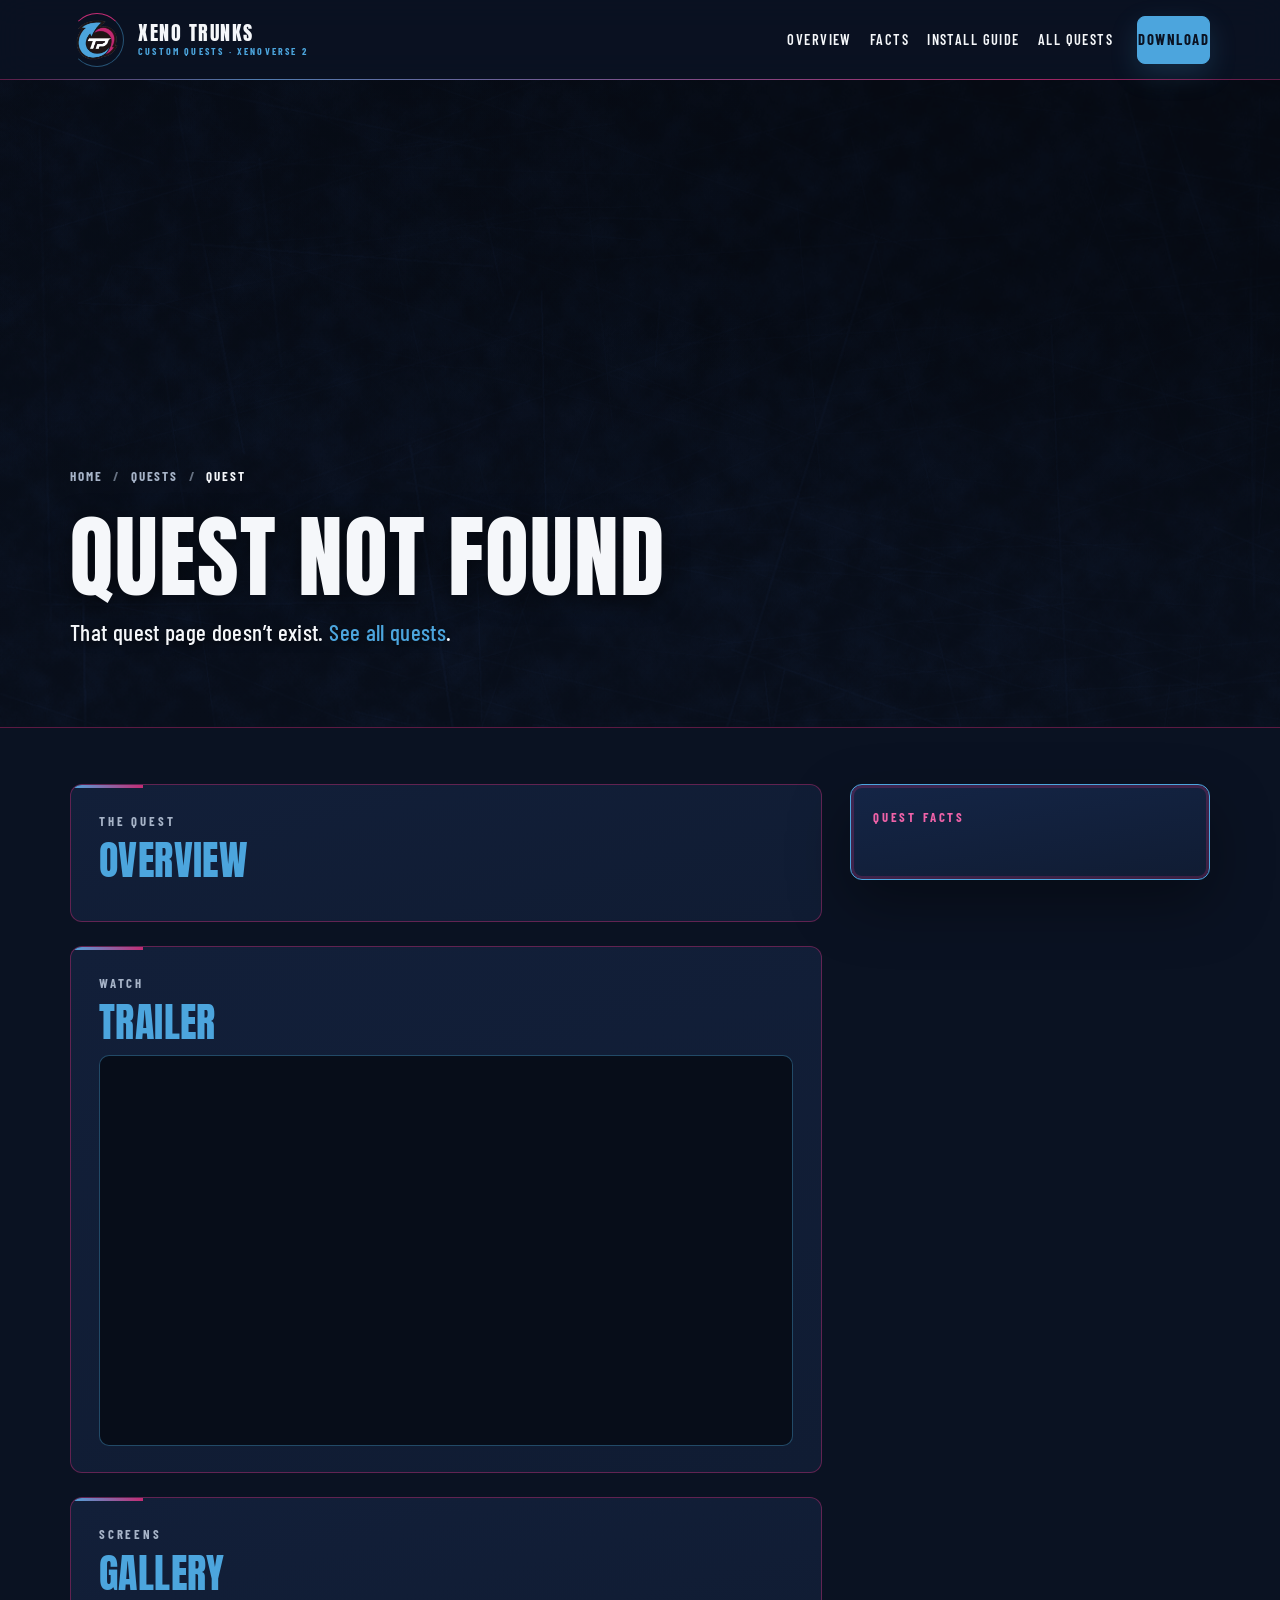
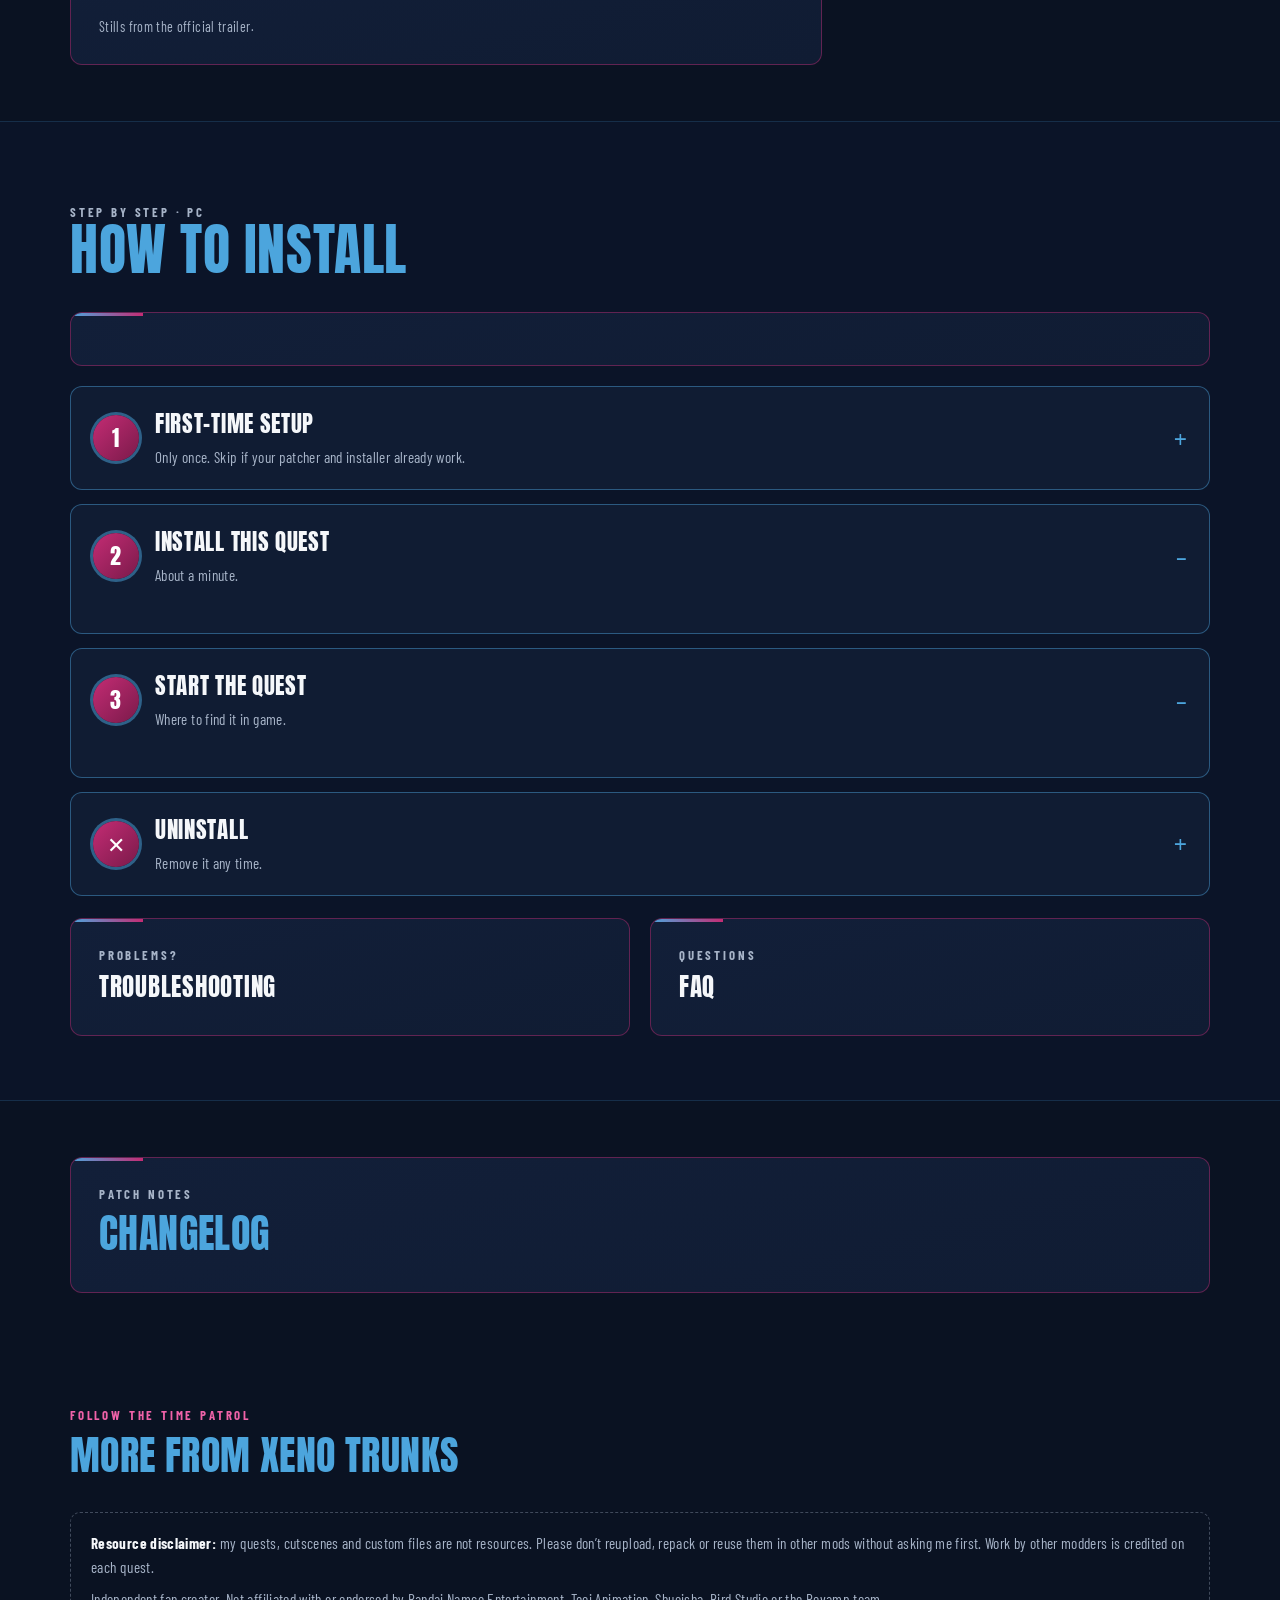
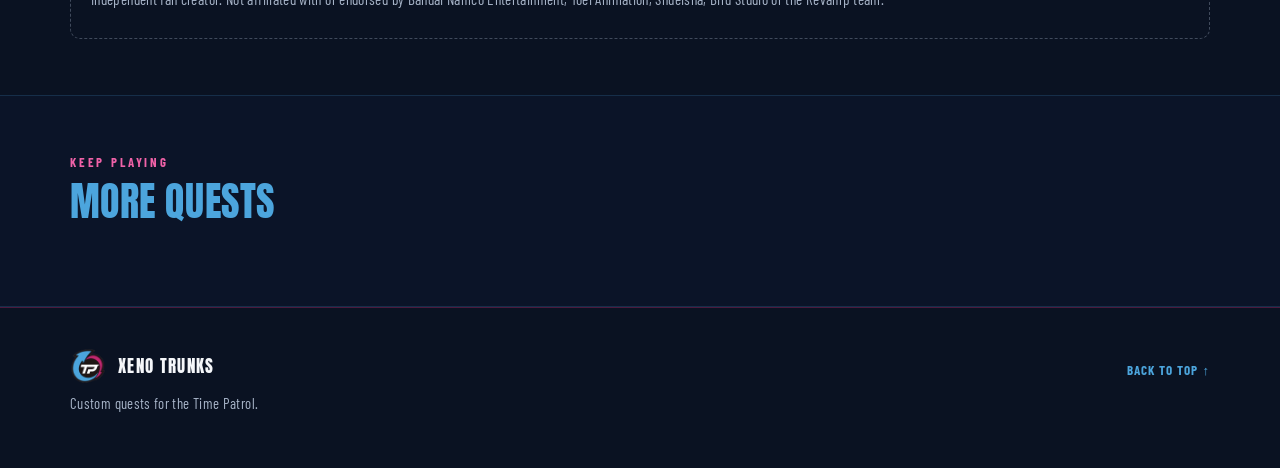
<file: quest.html>
<!DOCTYPE html>
<html lang="en">
<head>
  <meta charset="utf-8">
  <meta name="viewport" content="width=device-width, initial-scale=1">
  <meta name="theme-color" content="#0A1222">
  <meta http-equiv="Content-Security-Policy" content="default-src 'self'; script-src 'self'; style-src 'self' 'unsafe-inline'; img-src 'self' https://i.ytimg.com data:; font-src 'self'; connect-src 'self'; frame-src https://www.youtube-nocookie.com; object-src 'none'; base-uri 'self'; form-action 'none'">
  <meta name="referrer" content="strict-origin-when-cross-origin">
  <title>Quest | Xeno Trunks</title>
  <meta name="description" content="Custom Parallel Quest for Dragon Ball Xenoverse 2 by Xeno Trunks: trailer, facts, download and a step-by-step install guide.">
  <meta property="og:site_name" content="Xeno Trunks HQ">
  <meta property="og:image" content="https://thexenotrunks.github.io/xenotrunks-hq/assets/og-image.jpg">
  <link rel="icon" type="image/png" sizes="32x32" href="assets/favicon-32.png">
  <link rel="apple-touch-icon" href="assets/apple-touch-icon.png">
  <link rel="stylesheet" href="assets/css/base.css">
  <link rel="stylesheet" href="assets/css/quest.css">
</head>
<body class="quest-page">
  <a class="skip" href="#main">Skip to content</a>
  <header class="top">
    <div class="wrap nav">
      <a class="brand" href="index.html" aria-label="Xeno Trunks home">
        <span class="brand-mark">
          <span class="brand-ring" aria-hidden="true"></span>
          <img src="assets/logo-tp-sm.png" width="44" height="44" alt="">
        </span>
        <span class="brand-name">XENO TRUNKS<small>CUSTOM QUESTS · XENOVERSE 2</small></span>
      </a>
      <button class="menu-btn" id="menu" type="button" aria-label="Toggle navigation" aria-expanded="false" aria-controls="navigation">Menu</button>
      <nav class="navlinks" id="navigation" aria-label="Main">
        <a href="#overview">Overview</a>
        <a href="#facts">Facts</a>
        <a href="#install">Install guide</a>
        <a href="index.html#work">All quests</a>
        <a class="btn nav-cta" id="nav-dl" href="#download">Download</a>
      </nav>
    </div>
  </header>

  <main id="main">
    <section class="q-hero" id="top">
      <div class="q-hero-media" aria-hidden="true" id="q-hero-media"></div>
      <div class="wrap q-hero-copy">
        <nav class="crumbs" aria-label="Breadcrumb"><a href="index.html">Home</a> <span>/</span> <a href="index.html#work">Quests</a> <span>/</span> <b id="q-crumb">Quest</b></nav>
        <div class="q-badges" id="q-badges"></div>
        <h1 id="q-title">Loading quest…</h1>
        <p class="q-tagline" id="q-tagline"></p>
        <div class="actions" id="q-actions"></div>
      </div>
    </section>

    <section class="q-body" id="overview">
      <div class="wrap q-grid">
        <div class="q-main">
          <div class="q-panel">
            <p class="kicker">The quest</p>
            <h2 class="q-h2">Overview</h2>
            <div id="q-hype"></div>
            <p class="q-credit" id="q-credit"></p>
            <div class="q-note" id="q-note" hidden></div>
          </div>
          <div class="q-panel" id="trailer">
            <p class="kicker">Watch</p>
            <h2 class="q-h2" id="q-trailer-title">Trailer</h2>
            <div class="q-video" id="q-trailer"></div>
          </div>
          <div class="q-panel" id="gallery">
            <p class="kicker">Screens</p>
            <h2 class="q-h2">Gallery</h2>
            <div class="q-gallery" id="q-gallery"></div>
            <p class="q-small">Stills from the official trailer.</p>
          </div>
        </div>
        <aside class="q-side" id="facts" aria-label="Quest facts">
          <div class="q-facts">
            <p class="kicker">Quest facts</p>
            <dl id="q-facts"></dl>
            <div id="download" class="q-dl"></div>
            <p class="q-src" id="q-src" hidden></p>
            <p class="q-small" id="q-tbc-note" hidden><mark class="tbc">TBC</mark> means not confirmed yet. Check the download page for the latest details.</p>
          </div>
        </aside>
      </div>
    </section>

    <section class="q-guide section-alt" id="install">
      <div class="wrap">
        <div class="heading">
          <p class="kicker">Step by step · PC</p>
          <h2 id="g-title">How to install</h2>
          <p id="g-intro"></p>
        </div>
        <div class="g-req q-panel" id="g-req"></div>
        <div id="g-quest-note"></div>
        <details class="g-part" id="g-setup">
          <summary><span class="g-num">1</span><span><b>First-Time Setup</b><small>Only once. Skip if your patcher and installer already work.</small></span></summary>
          <ol class="g-steps" id="g-setup-steps"></ol>
        </details>
        <details class="g-part" id="g-install" open>
          <summary><span class="g-num">2</span><span><b>Install this quest</b><small>About a minute.</small></span></summary>
          <ol class="g-steps" id="g-install-steps"></ol>
        </details>
        <details class="g-part" id="g-play" open>
          <summary><span class="g-num">3</span><span><b>Start the quest</b><small>Where to find it in game.</small></span></summary>
          <ol class="g-steps" id="g-play-steps"></ol>
        </details>
        <details class="g-part" id="g-uninstall">
          <summary><span class="g-num">✕</span><span><b>Uninstall</b><small>Remove it any time.</small></span></summary>
          <div class="g-uninstall" id="g-uninstall-body"></div>
        </details>
        <div class="g-two">
          <div class="q-panel">
            <p class="kicker">Problems?</p>
            <h3>Troubleshooting</h3>
            <div class="g-qa" id="g-trouble"></div>
          </div>
          <div class="q-panel">
            <p class="kicker">Questions</p>
            <h3>FAQ</h3>
            <div class="g-qa" id="g-faq"></div>
          </div>
        </div>
      </div>
    </section>

    <section class="q-body" id="changelog">
      <div class="wrap">
        <div class="q-panel">
          <p class="kicker">Patch notes</p>
          <h2 class="q-h2">Changelog</h2>
          <ol class="q-changelog" id="q-changelog"></ol>
        </div>
      </div>
    </section>

    <section class="q-media" id="follow">
      <div class="wrap">
        <p class="kicker">Follow the Time Patrol</p>
        <h2 class="q-h2">More from Xeno Trunks</h2>
        <div class="q-media-grid" id="q-media"></div>
        <div class="q-disclaimer">
          <p><b>Resource disclaimer:</b> my quests, cutscenes and custom files are not resources. Please don’t reupload, repack or reuse them in other mods without asking me first. Work by other modders is credited on each quest.</p>
          <p>Independent fan creator. Not affiliated with or endorsed by Bandai Namco Entertainment, Toei Animation, Shueisha, Bird Studio or the Revamp team.</p>
        </div>
      </div>
    </section>

    <section class="q-more section-alt" id="more">
      <div class="wrap">
        <p class="kicker">Keep playing</p>
        <h2 class="q-h2">More quests</h2>
        <div class="q-more-row" id="q-more"></div>
      </div>
    </section>
  </main>

  <footer class="footer">
    <div class="wrap foot">
      <div>
        <div class="foot-brand"><img src="assets/logo-tp-sm.png" width="36" height="36" loading="lazy" alt=""><span>XENO TRUNKS</span></div>
        <div>Custom quests for the Time Patrol.</div>
      </div>
      <a class="to-top" href="#top">Back to top ↑</a>
    </div>
  </footer>
  <script src="assets/js/quest.js" defer></script>
</body>
</html>
</file>
<file: assets/css/base.css>
/* Generated from index.html by scripts/build-quest-css.py. Do not edit by hand. */
@font-face{font-family:"Anton";src:url("../fonts/Anton-Regular.woff2") format("woff2"),url("../fonts/Anton-Regular.ttf") format("truetype");font-weight:400;font-style:normal;font-display:swap}
    @font-face{font-family:"Barlow Condensed";src:url("../fonts/BarlowCondensed-Regular.woff2") format("woff2"),url("../fonts/BarlowCondensed-Regular.ttf") format("truetype");font-weight:400;font-style:normal;font-display:swap}
    @font-face{font-family:"Barlow Condensed";src:url("../fonts/BarlowCondensed-Medium.woff2") format("woff2"),url("../fonts/BarlowCondensed-Medium.ttf") format("truetype");font-weight:500;font-style:normal;font-display:swap}
    @font-face{font-family:"Barlow Condensed";src:url("../fonts/BarlowCondensed-SemiBold.woff2") format("woff2"),url("../fonts/BarlowCondensed-SemiBold.ttf") format("truetype");font-weight:600;font-style:normal;font-display:swap}
    @font-face{font-family:"Barlow Condensed";src:url("../fonts/BarlowCondensed-Bold.woff2") format("woff2"),url("../fonts/BarlowCondensed-Bold.ttf") format("truetype");font-weight:700;font-style:normal;font-display:swap}
    :root {
      --bg: #0A1222;
      --panel: #101C33;
      --panel-2: #121F39;
      --frame: #070D19;
      --cyan: #4CA5DD;
      --magenta: #C42C74;
      --pink: #F062A8;
      --ink: #F5F7FA;
      --muted: #A7B4C8;
      --font-display: "Anton", Impact, sans-serif;
      --font-ui: "Barlow Condensed", "Arial Narrow", sans-serif;
      --wrap: min(1140px, calc(100% - 48px));
      --nav-h: 80px;
      --radius: 12px;
    }
    *, *::before, *::after { box-sizing: border-box; }
    html { scroll-behavior: smooth; scroll-padding-top: calc(var(--nav-h) + 16px); }
    body {
      margin: 0;
      background: var(--bg);
      color: var(--ink);
      font-family: var(--font-ui);
      font-size: 1.125rem;
      font-weight: 400;
      line-height: 1.6;
      letter-spacing: 0.02em;
      -webkit-font-smoothing: antialiased;
    }
    img { max-width: 100%; height: auto; display: block; }
    a { color: var(--cyan); text-decoration: none; }
    a:hover { text-decoration: underline; text-underline-offset: 3px; }
    button { font: inherit; color: inherit; }
    button, a { -webkit-tap-highlight-color: transparent; }
    :focus-visible { outline: 3px solid var(--cyan); outline-offset: 3px; }

    .skip { position: absolute; left: 16px; top: -48px; background: var(--cyan); color: var(--bg); padding: 8px 14px; font-weight: 700; z-index: 100; }
    .skip:focus { top: 16px; }
    .wrap { width: var(--wrap); margin-inline: auto; }
    .kicker { margin: 0 0 10px; font-size: 0.8rem; font-weight: 700; letter-spacing: 0.22em; text-transform: uppercase; color: var(--pink); }
    h1, h2, h3 { font-family: var(--font-display); font-weight: 400; letter-spacing: 0.01em; text-transform: uppercase; margin: 0; line-height: 0.95; }
    h1 { font-size: clamp(3.2rem, 9vw, 7.2rem); }
    h2 { font-size: clamp(2.1rem, 4.6vw, 3.5rem); color: var(--cyan); }
    h3 { font-size: 1.55rem; letter-spacing: 0.03em; }

    .top { position: sticky; top: 0; z-index: 50; height: var(--nav-h); background: rgba(10, 18, 34, 0.9); backdrop-filter: blur(16px); border-bottom: 1px solid rgba(196, 44, 116, 0.45); }
    .top::after { content: ""; position: absolute; left: 0; right: 0; bottom: -1px; height: 1px; background: linear-gradient(90deg, transparent, var(--cyan) 20%, var(--magenta) 80%, transparent); opacity: 0.7; }
    .nav { display: flex; align-items: center; justify-content: space-between; height: var(--nav-h); gap: 20px; }
    .brand { display: flex; align-items: center; gap: 14px; color: var(--ink); text-decoration: none; flex-shrink: 0; }
    .brand:hover { text-decoration: none; }
    .brand-mark { position: relative; width: 54px; height: 54px; display: grid; place-items: center; }
    .brand-mark img { width: 44px; height: 44px; object-fit: contain; position: relative; z-index: 1; }
    .brand-ring { position: absolute; inset: 0; border: 1px solid rgba(76,165,221,0.45); border-radius: 50%; border-top-color: var(--magenta); border-left-color: transparent; animation: spin 18s linear infinite; }
    .brand-name { display: flex; flex-direction: column; line-height: 1; font-family: var(--font-display); font-size: 1.22rem; letter-spacing: 0.08em; }
    .brand-name small { font-family: var(--font-ui); font-size: 0.62rem; font-weight: 700; letter-spacing: 0.22em; color: var(--cyan); margin-top: 5px; }
    .navlinks { display: flex; align-items: center; gap: 4px 18px; font-size: 0.9rem; font-weight: 600; letter-spacing: 0.1em; text-transform: uppercase; }
    .navlinks a { color: var(--ink); text-decoration: none; padding: 8px 0; }
    .navlinks a:hover { color: var(--cyan); }
    .menu-btn { display: none; background: transparent; border: 1px solid rgba(196, 44, 116, 0.7); color: var(--ink); border-radius: 8px; padding: 8px 12px; font-weight: 700; letter-spacing: 0.1em; text-transform: uppercase; cursor: pointer; }
    .nav-cta { margin-left: 6px; }
    .navlinks a.btn { color: var(--bg); }
    .navlinks a.btn:hover { color: var(--bg); }

    .btn { display: inline-flex; align-items: center; justify-content: center; gap: 8px; min-height: 48px; padding: 12px 22px; border-radius: 8px; background: var(--cyan); color: var(--bg); border: 1px solid var(--cyan); font-size: 0.92rem; font-weight: 700; letter-spacing: 0.1em; text-transform: uppercase; text-decoration: none; box-shadow: 0 10px 28px rgba(76, 165, 221, 0.18); transition: transform 0.2s ease, filter 0.2s ease; }
    .btn:hover { transform: translateY(-2px); filter: brightness(1.08); text-decoration: none; color: var(--bg); }
    .btn.outline { background: transparent; color: var(--ink); border-color: rgba(76, 165, 221, 0.7); box-shadow: none; }
    .btn.outline:hover { border-color: var(--cyan); color: var(--cyan); filter: none; }
    .btn[aria-disabled="true"] { opacity: 0.55; cursor: not-allowed; transform: none; box-shadow: none; pointer-events: none; }

    .hero { position: relative; min-height: clamp(520px, calc(100svh - var(--nav-h)), 720px); display: flex; align-items: center; overflow: hidden; background: var(--bg); }
    .hero-media, .hero-media img, .hero-media::after { position: absolute; inset: 0; }
    .hero-media { pointer-events: none; }
    .hero-media img { left: auto; top: 0; bottom: 0; width: 64%; height: 100%; object-fit: cover; object-position: 55% 18%; }
    .hero-media::after { content: ""; background:
        linear-gradient(90deg, #0A1222 0%, #0A1222 34%, rgba(10,18,34,0.78) 50%, rgba(10,18,34,0.35) 68%, rgba(10,18,34,0.12) 82%, transparent 100%),
        linear-gradient(180deg, rgba(10,18,34,0.35) 0%, transparent 28%, rgba(10,18,34,0.65) 100%),
        radial-gradient(ellipse at 78% 40%, rgba(196,44,116,0.16), transparent 50%); }
    .hero-clock { position: absolute; width: min(520px, 70vw); aspect-ratio: 1; left: 38%; top: 8%; opacity: 0.16; pointer-events: none; animation: spin 60s linear infinite; }
    .hero-clock svg { width: 100%; height: 100%; }
    .hero .wrap { position: relative; z-index: 1; padding: 72px 0 80px; }
    .hero h1 span { display: block; color: var(--cyan); }
    .lead { max-width: 34rem; margin: 22px 0 0; font-size: 1.25rem; color: var(--muted); }
    .actions { display: flex; flex-wrap: wrap; gap: 12px; margin-top: 32px; }
    @keyframes spin { to { transform: rotate(360deg); } }
    @keyframes fadeup { from { opacity: 0; transform: translateY(14px); } to { opacity: 1; transform: none; } }
    .fade { animation: fadeup 0.7s ease both; }

    .ticker { background: #101C33; border-block: 1px solid rgba(196, 44, 116, 0.4); }
    .ticker .wrap { display: flex; flex-wrap: wrap; justify-content: space-between; gap: 8px 22px; padding: 13px 0; font-size: 0.78rem; font-weight: 700; letter-spacing: 0.16em; text-transform: uppercase; color: var(--muted); }
    .ticker b { color: var(--cyan); font-weight: 700; }

    section { padding: 88px 0; }
    .heading { max-width: 720px; margin-bottom: 36px; }
    .heading p { margin: 16px 0 0; color: var(--muted); }

    .news-list { display: grid; gap: 18px; }
    .news-card { padding: 26px 28px; background: linear-gradient(165deg, var(--panel-2), var(--panel)); border: 1px solid rgba(196, 44, 116, 0.55); border-radius: var(--radius); position: relative; overflow: hidden; }
    .news-card::before { content: ""; position: absolute; top: 0; left: 0; width: 72px; height: 3px; background: linear-gradient(90deg, var(--cyan), var(--magenta)); }
    .news-card h3 { margin: 6px 0 8px; }
    .news-card.has-media { display: grid; grid-template-columns: minmax(0, 340px) minmax(0, 1fr); gap: 24px; align-items: start; }
    .news-media { margin: 0; }
    .news-media img { display: block; width: 100%; aspect-ratio: 16/9; object-fit: cover; border-radius: 8px; border: 1px solid rgba(76,165,221,0.35); background: var(--frame); }
    .news-media figcaption { margin-top: 6px; font-size: 0.74rem; letter-spacing: 0.04em; color: var(--muted); }
    .news-gallery { display: grid; grid-template-columns: 1fr 1fr; gap: 12px; margin: 0 0 14px; }
    .news-gallery figure { margin: 0; min-width: 0; }
    .news-card .news-gallery a { display: block; min-width: 0; min-height: 0; }
    .news-gallery img { display: block; width: 100%; height: auto; aspect-ratio: 16/9; object-fit: contain; background: var(--frame); border-radius: 8px; border: 1px solid rgba(76,165,221,0.35); }
    .news-gallery-credit { grid-column: 1 / -1; margin: 0; font-size: 0.74rem; letter-spacing: 0.04em; color: var(--muted); }
    .news-body { min-width: 0; }
    .news-card.has-media .news-extra { grid-column: 1 / -1; min-width: 0; }
    .news-card.has-media .weeks { margin-top: 0; }
    .news-card p { margin: 0 0 12px; color: var(--muted); }
    .news-meta { display: flex; flex-wrap: wrap; gap: 10px 16px; align-items: center; font-size: 0.88rem; color: var(--muted); margin-bottom: 8px; }
    .badge { display: inline-block; padding: 3px 10px; border: 1px solid rgba(76, 165, 221, 0.6); border-radius: 999px; color: var(--cyan); font-size: 0.72rem; font-weight: 700; letter-spacing: 0.14em; text-transform: uppercase; }
    .badge.current { border-color: #22C55E; color: #22C55E; }
    .weeks { display: grid; grid-template-columns: repeat(5, minmax(0,1fr)); gap: 8px; margin: 16px 0 8px; }
    .week { padding: 12px 10px; background: var(--frame); border: 1px solid rgba(196,44,116,0.35); border-radius: 8px; font-size: 0.92rem; }
    .week.current { border-color: var(--cyan); }

    .badge.upcoming { border-color: var(--cyan); color: var(--cyan); }
    .badge.recent { border-color: rgba(167,180,200,0.55); color: var(--muted); }
    .news-group { margin-top: 32px; }
    .news-group:first-child { margin-top: 0; }
    .news-group > h3 { font-family: var(--font-ui); font-size: 0.95rem; letter-spacing: 0.16em; text-transform: uppercase; color: var(--pink); margin: 0 0 14px; }
    .week.ended { opacity: 0.62; }
    .news-archive { margin-top: 32px; border: 1px solid rgba(167,180,200,0.25); border-radius: var(--radius); background: var(--frame); }
    .news-archive > summary { cursor: pointer; padding: 16px 22px; font-family: var(--font-ui); font-size: 0.95rem; font-weight: 700; letter-spacing: 0.16em; text-transform: uppercase; color: var(--pink); list-style-position: inside; }
    .news-archive > summary:focus-visible { outline: 2px solid var(--cyan); outline-offset: 2px; }
    .news-archive .news-list { padding: 0 18px 18px; }
    .news-archive .news-card { opacity: 0.85; }
    .yt-card h3 a { color: inherit; text-decoration: none; }
    .yt-card h3 a:hover { color: var(--cyan); text-decoration: underline; }
    .fn-bar { height: 4px; background: var(--frame); border-radius: 99px; overflow: hidden; margin-top: 8px; }
    .fn-bar > span { display: block; height: 100%; background: var(--cyan); }
    .fn-updates { margin: 16px 0 0; padding: 0; list-style: none; color: var(--muted); }
    .fn-updates li { margin: 0 0 8px; }
    .mod-links { display: flex; flex-wrap: wrap; gap: 10px; margin-top: 8px; }

    .week b { display: block; color: var(--cyan); letter-spacing: 0.08em; }
    .week span { color: var(--muted); font-size: 0.82rem; }

    .yt-grid { display: grid; grid-template-columns: repeat(4, minmax(0,1fr)); gap: 16px; }
    .yt-card { background: var(--panel); border: 1px solid rgba(196,44,116,0.4); border-radius: var(--radius); overflow: hidden; display: flex; flex-direction: column; color: inherit; text-decoration: none; }
    .yt-card:hover { border-color: var(--cyan); text-decoration: none; }
    .yt-thumb { position: relative; display: block; aspect-ratio: 16/9; background: var(--frame); cursor: pointer; border: 0; padding: 0; width: 100%; overflow: hidden; }
    .yt-thumb img { position: absolute; inset: 0; width: 100%; height: 100%; object-fit: cover; }
    .yt-thumb iframe { position: absolute; inset: 0; width: 100%; height: 100%; border: 0; }
    code { font-family: inherit; font-weight: 600; letter-spacing: 0.02em; color: var(--cyan); }
    .play { position: absolute; inset: 0; display: grid; place-items: center; background: rgba(10,18,34,0.2); }
    .play span { width: 54px; height: 54px; border-radius: 50%; background: var(--cyan); color: var(--bg); display: grid; place-items: center; font-size: 1.2rem; font-weight: 700; }
    .yt-card h3 { font-family: var(--font-ui); font-size: 1.02rem; letter-spacing: 0.02em; text-transform: none; font-weight: 700; padding: 12px 14px 4px; line-height: 1.3; }
    .yt-card time { padding: 0 14px 14px; color: var(--muted); font-size: 0.85rem; }

    .workshop { display: grid; grid-template-columns: 1.05fr 0.95fr; gap: 28px; align-items: center; }
    .workshop-art { border: 1px solid var(--magenta); border-radius: var(--radius); overflow: hidden; background: var(--frame); }
    .workshop-art img { width: 100%; aspect-ratio: 16/9; object-fit: cover; object-position: 50% 18%; }
    .workshop ul { margin: 8px 0 20px; padding: 0; list-style: none; }
    .workshop li { position: relative; padding: 8px 0 8px 22px; border-bottom: 1px solid rgba(167,180,200,0.12); }
    .workshop li::before { content: ""; position: absolute; left: 0; top: 1.05em; width: 8px; height: 8px; border-radius: 50%; background: var(--cyan); }

    .feature { background: radial-gradient(ellipse at 15% 0%, rgba(196,44,116,0.14), transparent 50%), linear-gradient(180deg, #0B1428, #0A1222 40%, #0B1428); border-block: 1px solid rgba(196, 44, 116, 0.4); }
    .feature-grid { display: grid; grid-template-columns: 1.05fr 0.95fr; gap: 40px; align-items: center; }
    .feature-art { background: var(--frame); border: 1px solid var(--magenta); border-radius: var(--radius); overflow: hidden; box-shadow: 0 24px 60px rgba(0,0,0,0.35); }
    .feature-art img { width: 100%; aspect-ratio: 16/9; object-fit: cover; object-position: center 40%; }
    .feature p { color: var(--muted); margin: 16px 0; }
    .feature ul { margin: 8px 0 20px; padding: 0; list-style: none; }
    .feature li { position: relative; padding: 8px 0 8px 22px; color: var(--ink); border-bottom: 1px solid rgba(167, 180, 200, 0.12); }
    .feature li::before { content: ""; position: absolute; left: 0; top: 1.05em; width: 8px; height: 8px; border-radius: 50%; background: var(--cyan); }
    .aside-note { margin: 0 0 18px; font-size: 0.86rem; font-weight: 700; letter-spacing: 0.12em; text-transform: uppercase; color: var(--pink); }
    .coming { display: flex; flex-wrap: wrap; gap: 10px; }

    .mods-band { display: grid; grid-template-columns: auto 1fr; gap: 36px; align-items: center; padding: 36px; background: linear-gradient(145deg, var(--panel-2), var(--panel)); border: 1px solid rgba(196, 44, 116, 0.5); border-radius: calc(var(--radius) + 4px); }
    .mods-band img { width: 148px; height: 148px; border-radius: 50%; object-fit: cover; border: 2px solid var(--magenta); box-shadow: 0 0 0 6px rgba(76, 165, 221, 0.12); }
    .mods-band h2 { margin-bottom: 12px; }
    .mods-band p { margin: 0 0 22px; color: var(--muted); max-width: 40rem; }

    .community { background: #0B1428; border-block: 1px solid rgba(76, 165, 221, 0.18); }
    .split { display: grid; grid-template-columns: 1fr 1fr; gap: 18px; }
    .panel-link { display: flex; flex-direction: column; border-radius: var(--radius); overflow: hidden; border: 1px solid rgba(196, 44, 116, 0.55); text-decoration: none; color: var(--ink); background: var(--panel); }
    .panel-link:hover { text-decoration: none; border-color: var(--cyan); }
    .panel-shot { overflow: hidden; background: var(--frame); }
    .panel-link img { width: 100%; aspect-ratio: 16/9; object-fit: cover; transition: transform 0.45s ease; }
    .panel-link:hover img { transform: scale(1.03); }
    .panel-copy { padding: 22px 24px 24px; }
    .panel-copy h3 { font-size: 1.85rem; margin-bottom: 8px; }
    .panel-copy p { margin: 0 0 12px; color: var(--muted); }
    .panel-copy .go { font-weight: 700; letter-spacing: 0.1em; text-transform: uppercase; font-size: 0.85rem; color: var(--cyan); }

    .support-grid { display: grid; grid-template-columns: 1fr; gap: 18px; margin-top: 28px; max-width: 560px; }
    .paypal-soon { padding: 28px; border: 1px dashed rgba(167,180,200,0.35); border-radius: var(--radius); background: var(--panel); }
    .paypal-soon p { color: var(--muted); margin: 10px 0 18px; }

    .socials { display: grid; grid-template-columns: repeat(4, minmax(0, 1fr)); gap: 12px; }
    .social { display: flex; align-items: center; justify-content: space-between; gap: 10px; padding: 18px; background: var(--panel); border: 1px solid rgba(196, 44, 116, 0.4); border-radius: 10px; color: var(--ink); text-decoration: none; font-weight: 700; letter-spacing: 0.04em; transition: border-color 0.2s, background 0.2s, transform 0.2s; }
    .social:hover { background: var(--panel-2); border-color: var(--cyan); text-decoration: none; transform: translateY(-2px); }
    .social small { display: block; font-weight: 500; font-size: 0.8rem; color: var(--muted); margin-top: 2px; }
    .social .arr { color: var(--cyan); }

    .footer { padding: 40px 0 52px; border-top: 1px solid rgba(196, 44, 116, 0.35); color: var(--muted); font-size: 0.92rem; }
    .foot { display: flex; justify-content: space-between; gap: 32px; align-items: flex-start; }
    .foot-brand { display: flex; gap: 12px; align-items: center; color: var(--ink); font-family: var(--font-display); letter-spacing: 0.08em; font-size: 1.05rem; margin-bottom: 8px; }
    .foot-brand img { width: 36px; height: 36px; }
    .foot small { display: block; max-width: 680px; line-height: 1.7; }
    .to-top { color: var(--cyan); font-weight: 700; letter-spacing: 0.08em; text-transform: uppercase; font-size: 0.82rem; }

    @media (max-width: 980px) {
      .yt-grid, .weeks { grid-template-columns: repeat(2, minmax(0,1fr)); }
      .feature-grid, .split, .socials, .workshop, .support-grid { grid-template-columns: 1fr 1fr; }
      .hero-media img { width: 72%; }
    }
    @media (max-width: 820px) {
      .news-card.has-media { grid-template-columns: 1fr; gap: 16px; }
      .news-gallery { grid-template-columns: 1fr; }
      .navlinks { display: none; position: absolute; left: 0; right: 0; top: var(--nav-h); background: rgba(7, 13, 25, 0.98); border-bottom: 1px solid var(--magenta); padding: 18px 24px 24px; flex-direction: column; align-items: stretch; gap: 4px; }
      .navlinks.open { display: flex; }
      .navlinks a { padding: 12px 4px; }
      .nav-cta { margin: 10px 0 0; }
      .menu-btn { display: inline-flex; }
      .hero { min-height: 0; }
      .hero .wrap { padding: 52px 0 64px; }
      .hero-media img { width: 100%; object-position: 50% 12%; }
      .hero-media::after { background: linear-gradient(180deg, rgba(10,18,34,0.45) 0%, rgba(10,18,34,0.72) 42%, rgba(10,18,34,0.92) 78%, #0A1222 100%); }
      .hero-clock { left: auto; right: -10%; top: -8%; opacity: 0.12; }
      .feature-grid, .split, .socials, .workshop, .mods-band, .support-grid, .foot { grid-template-columns: 1fr; display: grid; }
      .mods-band { justify-items: start; }
      .foot { display: block; }
      .to-top { display: inline-block; margin-top: 18px; }
    }
    @media (max-width: 580px) {
      :root { --wrap: min(100% - 32px, 1140px); }
      .yt-grid, .socials, .weeks { grid-template-columns: 1fr; }
      .lead { font-size: 1.08rem; }
      section { padding: 64px 0; }
      .mods-band { padding: 24px; }
      .mods-band img { width: 112px; height: 112px; }
    }
    @media (prefers-reduced-motion: reduce) {
      html { scroll-behavior: auto; }
      .btn, .social, .panel-link img, .brand-ring, .hero-clock, .fade { animation: none; transition: none; }
      .btn:hover, .social:hover { transform: none; }
    }

    /* Update 3 (preview): creator homepage */
    .section-alt { background: #0B1428; border-block: 1px solid rgba(76, 165, 221, 0.18); }
    .work-grid { display: grid; grid-template-columns: repeat(4, minmax(0,1fr)); gap: 16px; }
    .work-card { display: flex; flex-direction: column; background: var(--panel); border: 1px solid rgba(196,44,116,0.45); border-radius: var(--radius); overflow: hidden; }
    .work-tile { position: relative; aspect-ratio: 16/9; padding: 14px 16px; display: flex; flex-direction: column; justify-content: space-between; background: radial-gradient(ellipse at 85% 20%, rgba(196,44,116,0.45), transparent 55%), linear-gradient(150deg, #13284A, #0A1222 70%); border-bottom: 1px solid rgba(76,165,221,0.35); }
    .work-tile::after { content: ""; position: absolute; right: -18%; top: -30%; width: 70%; aspect-ratio: 1; border: 1px solid rgba(76,165,221,0.35); border-radius: 50%; border-top-color: var(--magenta); }
    .work-tile .wt-type { font-size: 0.72rem; font-weight: 700; letter-spacing: 0.18em; text-transform: uppercase; color: var(--pink); }
    .work-tile .wt-year { font-family: var(--font-display); font-size: 2.6rem; line-height: 1; color: var(--cyan); }
    .work-body { padding: 14px 16px 18px; display: flex; flex-direction: column; gap: 6px; flex: 1; }
    .work-body h3 { font-size: 1.3rem; line-height: 1.05; }
    .work-body p { margin: 0; color: var(--muted); font-size: 1rem; line-height: 1.45; }
    .work-body .credit { font-size: 0.85rem; }
    .work-links { display: flex; flex-wrap: wrap; gap: 6px 14px; margin-top: auto; padding-top: 8px; font-weight: 700; font-size: 0.88rem; letter-spacing: 0.08em; text-transform: uppercase; }
    .about-grid { display: grid; grid-template-columns: 0.95fr 1.05fr; gap: 40px; align-items: center; }
    .about-art { margin: 0; border: 1px solid var(--magenta); border-radius: var(--radius); overflow: hidden; background: var(--frame); }
    .about-art img { width: 100%; aspect-ratio: 16/9; object-fit: cover; object-position: 60% 30%; }
    .about-grid p { color: var(--muted); }
    .ticks { margin: 8px 0 0; padding: 0; list-style: none; }
    .ticks li { position: relative; padding: 8px 0 8px 22px; border-bottom: 1px solid rgba(167,180,200,0.12); }
    .ticks li::before { content: ""; position: absolute; left: 0; top: 1.05em; width: 8px; height: 8px; border-radius: 50%; background: var(--cyan); }
    .ticks.cross li::before { background: transparent; border: 2px solid var(--pink); width: 9px; height: 9px; }
    .status-pill { display: inline-flex; align-items: center; gap: 8px; margin: 0 0 18px; padding: 6px 14px; border: 1px dashed var(--pink); border-radius: 999px; color: var(--pink); font-size: 0.82rem; font-weight: 700; letter-spacing: 0.14em; text-transform: uppercase; }
    .status-pill::before { content: ""; width: 8px; height: 8px; border-radius: 50%; background: var(--pink); }
    .service { padding: 30px; background: linear-gradient(165deg, var(--panel-2), var(--panel)); border: 1px solid rgba(76,165,221,0.5); border-radius: calc(var(--radius) + 4px); }
    .service-head { display: flex; flex-wrap: wrap; justify-content: space-between; gap: 12px 24px; align-items: end; margin-bottom: 22px; }
    .service-head h3 { font-size: 2.2rem; color: var(--ink); }
    .service-head p { margin: 6px 0 0; color: var(--muted); }
    .service-cols { display: grid; grid-template-columns: repeat(3, minmax(0,1fr)); gap: 24px; }
    .service-cols h4, .hire-steps h4 { margin: 0 0 4px; font-size: 0.82rem; font-weight: 700; letter-spacing: 0.18em; text-transform: uppercase; color: var(--pink); }
    .service-cols li { font-size: 1rem; line-height: 1.45; }
    .facts { display: grid; grid-template-columns: repeat(4, minmax(0,1fr)); gap: 12px; margin: 24px 0 0; }
    .facts div { padding: 12px 14px; background: var(--frame); border: 1px solid rgba(196,44,116,0.35); border-radius: 8px; }
    .facts dt { font-size: 0.72rem; font-weight: 700; letter-spacing: 0.16em; text-transform: uppercase; color: var(--cyan); }
    .facts dd { margin: 4px 0 0; font-size: 0.98rem; line-height: 1.35; }
    .hire-steps { display: grid; grid-template-columns: repeat(3, minmax(0,1fr)); gap: 16px; margin: 28px 0 0; padding: 0; list-style: none; counter-reset: step; }
    .hire-steps li { counter-increment: step; padding: 16px 18px; border-left: 3px solid var(--cyan); background: var(--panel); border-radius: 0 8px 8px 0; }
    .hire-steps li::before { content: "0" counter(step); display: block; font-family: var(--font-display); font-size: 1.5rem; color: var(--cyan); line-height: 1; margin-bottom: 6px; }
    .hire-steps p { margin: 0; color: var(--muted); font-size: 1rem; line-height: 1.45; }
    .hire-cta { display: flex; flex-wrap: wrap; align-items: center; gap: 12px 20px; margin-top: 26px; }
    .hire-cta small { color: var(--muted); max-width: 32rem; line-height: 1.5; }
    .rules { margin: 22px 0 0; padding: 14px 18px; border: 1px solid rgba(167,180,200,0.25); border-radius: 8px; color: var(--muted); font-size: 0.95rem; line-height: 1.55; }
    mark.tbc { background: rgba(240,98,168,0.16); color: var(--pink); border: 1px dashed var(--pink); border-radius: 4px; padding: 0 5px; font-size: 0.85em; font-weight: 700; letter-spacing: 0.06em; text-transform: uppercase; }
    .tiers { display: grid; grid-template-columns: repeat(3, minmax(0,1fr)); gap: 16px; margin-top: 24px; }
    .tier { padding: 22px 22px 24px; background: var(--panel); border: 1px solid rgba(196,44,116,0.45); border-radius: var(--radius); }
    .tier.hot { border-color: var(--cyan); box-shadow: 0 0 0 1px rgba(76,165,221,0.35); }
    .tier h3 { font-size: 1.45rem; }
    .tier .price { margin: 4px 0 2px; font-family: var(--font-display); font-size: 1.7rem; color: var(--cyan); }
    .tier .tnote { display: inline-block; margin-bottom: 6px; font-size: 0.72rem; font-weight: 700; letter-spacing: 0.16em; text-transform: uppercase; color: var(--pink); }
    .tier .ticks li { font-size: 1rem; line-height: 1.4; }
    .tier-notes { margin: 16px 0 0; color: var(--muted); font-size: 0.95rem; }
    .patreon-cta { margin-top: 22px; display: flex; flex-wrap: wrap; gap: 12px; align-items: center; }
    .foot-socials { display: flex; flex-wrap: wrap; gap: 8px 18px; margin: 14px 0 16px; padding: 0; list-style: none; }
    .foot-socials a { color: var(--ink); font-weight: 700; letter-spacing: 0.06em; font-size: 0.92rem; }
    .foot-socials a:hover { color: var(--cyan); }
    .foot-socials small { color: var(--muted); font-weight: 500; margin-left: 4px; }
    #news .news-card { padding: 18px 22px; }
    #news .news-card h3 { font-size: 1.25rem; }
    #news .heading h2 { font-size: clamp(1.8rem, 3.6vw, 2.6rem); }
    @media (max-width: 980px) {
      .work-grid { grid-template-columns: repeat(2, minmax(0,1fr)); }
      .service-cols, .tiers { grid-template-columns: 1fr 1fr; }
      .facts { grid-template-columns: 1fr 1fr; }
      .about-grid { grid-template-columns: 1fr; }
    }
    @media (max-width: 680px) {
      .work-grid, .service-cols, .tiers, .facts, .hire-steps { grid-template-columns: 1fr; }
      .service { padding: 22px 18px; }
      .work-tile { aspect-ratio: 21/8; }
    }
    /* Update 4 (preview): functional pass — quests, enquiry form, clutter, phone */
    section[id], #enquiry, #enq-out { scroll-margin-top: calc(var(--nav-h) + 16px); }
    .menu-btn { min-height: 44px; min-width: 64px; justify-content: center; align-items: center; }
    .coming-note { margin: 4px 0 0; width: 100%; color: var(--muted); font-size: 1rem; }
    .paypal-off { padding: 14px 18px; border: 1px dashed rgba(167,180,200,0.35); border-radius: 8px; background: var(--panel); }
    .paypal-off p { margin: 0; color: var(--muted); font-size: 1rem; line-height: 1.5; }
    .paypal-off b { color: var(--ink); }
    .free-note { display: inline-block; margin-top: 14px !important; padding: 6px 12px; border-left: 3px solid #22C55E; background: rgba(34,197,94,0.08); color: var(--ink) !important; font-size: 1rem; }
    .work-meta { display: flex; flex-wrap: wrap; gap: 6px 10px; align-items: center; margin: 0 !important; font-size: 0.82rem !important; font-weight: 700; letter-spacing: 0.12em; text-transform: uppercase; color: var(--cyan) !important; }
    .future-note { margin-top: 10px !important; color: var(--muted) !important; font-size: 1rem; }
    .time-note { margin-top: 22px; padding: 14px 18px; border-left: 3px solid var(--cyan); background: var(--frame); border-radius: 0 8px 8px 0; }
    .time-note h4 { margin: 0 0 4px; font-size: 0.82rem; font-weight: 700; letter-spacing: 0.18em; text-transform: uppercase; color: var(--pink); }
    .time-note p { margin: 0; color: var(--muted); line-height: 1.5; }
    .portfolio { margin-top: 32px; }
    .portfolio .pf-intro { color: var(--muted); max-width: 46rem; margin: 6px 0 16px; }
    .pf-grid { grid-template-columns: repeat(3, minmax(0,1fr)); }
    @media (max-width: 980px) { .pf-grid { grid-template-columns: repeat(2, minmax(0,1fr)); } }
    @media (max-width: 680px) { .pf-grid { grid-template-columns: 1fr; } }
    .products .heading { margin-bottom: 0; }
    .rights-note { color: var(--muted) !important; font-size: 0.95rem; border-left: 3px solid var(--magenta); padding-left: 12px; }
    .free-tag { padding: 1px 8px; border: 1px solid #22C55E; border-radius: 999px; color: #22C55E; }
    .work-body .req { font-size: 0.95rem; }
    .work-body .req b { color: var(--ink); font-weight: 700; }
    .work-body .host { font-size: 0.85rem; margin-top: 2px; }
    .work-links { gap: 8px; }
    .work-links a { display: inline-flex; align-items: center; min-height: 44px; padding: 8px 14px; border-radius: 8px; text-decoration: none; }
    .work-links .work-dl { background: var(--cyan); color: var(--bg); }
    .work-links .work-dl:hover { filter: brightness(1.08); color: var(--bg); }
    .work-links .work-tr { border: 1px solid rgba(76,165,221,0.6); color: var(--ink); }
    .work-links .work-tr:hover { border-color: var(--cyan); color: var(--cyan); }
    .steps-title, .enq-title { margin: 36px 0 0; font-size: 1.6rem; color: var(--ink); }
    .enquiry { margin-top: 32px; padding: 28px; background: var(--panel); border: 1px solid rgba(76,165,221,0.5); border-radius: calc(var(--radius) + 4px); }
    .enquiry .enq-title { margin: 0; }
    .enq-intro { margin: 8px 0 18px; color: var(--muted); }
    .fgrid { display: grid; grid-template-columns: repeat(2, minmax(0,1fr)); gap: 0 18px; }
    .field { margin: 0 0 16px; min-width: 0; }
    .flabel { display: block; margin: 0 0 6px; font-weight: 700; letter-spacing: 0.04em; color: var(--ink); font-size: 1rem; }
    .flabel .opt { font-weight: 500; color: var(--muted); }
    .req-star { color: var(--pink); }
    .fhint { margin: -2px 0 6px; color: var(--muted); font-size: 0.95rem; line-height: 1.4; }
    .enquiry input[type="text"], .enquiry input[type="email"], .enquiry select, .enquiry textarea { width: 100%; min-height: 48px; padding: 10px 12px; font: inherit; font-size: 1.05rem; letter-spacing: 0.02em; color: var(--ink); background: var(--frame); border: 1px solid rgba(167,180,200,0.4); border-radius: 8px; }
    .enquiry textarea { resize: vertical; line-height: 1.5; }
    .enquiry select { appearance: none; background-image: linear-gradient(45deg, transparent 50%, var(--cyan) 50%), linear-gradient(135deg, var(--cyan) 50%, transparent 50%); background-position: calc(100% - 20px) 50%, calc(100% - 14px) 50%; background-size: 6px 6px; background-repeat: no-repeat; padding-right: 36px; }
    .enquiry input:focus, .enquiry select:focus, .enquiry textarea:focus { outline: 3px solid var(--cyan); outline-offset: 1px; border-color: var(--cyan); }
    .enquiry [aria-invalid="true"] { border-color: var(--pink); }
    .ferr { margin: 6px 0 0; color: var(--pink); font-weight: 700; font-size: 0.95rem; }
    .fcheck { display: grid; grid-template-columns: auto 1fr; gap: 10px 12px; align-items: start; margin: 6px 0 12px; }
    .fcheck input { width: 26px; height: 26px; margin: 2px 0 0; accent-color: var(--cyan); }
    .fcheck label { font-size: 1rem; line-height: 1.5; cursor: pointer; }
    .fcheck .ferr { grid-column: 1 / -1; }
    .fnote { margin: 0 0 16px; color: var(--muted); font-size: 0.95rem; line-height: 1.5; }
    .enq-out { margin-top: 26px; padding-top: 22px; border-top: 1px solid rgba(196,44,116,0.4); }
    .enq-out textarea { font-family: ui-monospace, Menlo, Consolas, monospace; font-size: 0.95rem; letter-spacing: 0; }
    .enq-actions { display: flex; flex-wrap: wrap; gap: 12px; margin-top: 14px; }
    .enq-actions button.btn { cursor: pointer; }
    .btn.copied { background: #22C55E; border-color: #22C55E; }
    .enq-status { min-height: 1.5em; margin: 12px 0 8px; font-weight: 700; color: var(--ink); }
    .enq-status.ok { color: #22C55E; }
    .enq-status.warn { color: var(--pink); }
    .foot-socials a { display: inline-flex; align-items: center; min-height: 44px; }
    .to-top { display: inline-flex; align-items: center; min-height: 44px; }
    .news-card a { display: inline-flex; align-items: center; min-height: 44px; }
    @media (max-width: 680px) {
      .fgrid { grid-template-columns: 1fr; }
      .enquiry { padding: 20px 16px; }
      .enq-actions .btn { width: 100%; }
      .enquiry button[type="submit"] { width: 100%; }
      .work-body p, .work-body .credit, .work-body .req, .facts dd, .rules, .tier-notes, .service-cols li, .hire-steps p, .tier .ticks li { font-size: 1rem; }
      .work-body .host { font-size: 0.9rem; }
      .foot small { font-size: 0.95rem; }
      .ticker .wrap { font-size: 0.8rem; }
      .kicker { font-size: 0.85rem; }
      .aside-note, .fhint, .fnote, .foot small, #news .news-card p, .status-pill { font-size: 1rem; }
      .work-body .host { font-size: 0.95rem; }
    }
    .yt-card h3 a { display: flex; align-items: center; min-height: 44px; }

    /* Update 7 (preview): Xeno Time Patrol frame on quest card images */
    .xtp-frame { position: relative; overflow: hidden; isolation: isolate; padding: 0; background: var(--frame); border-bottom: none; }
    .xtp-frame > img { width: 100%; height: 100%; aspect-ratio: 16/9; object-fit: cover; object-position: center center; display: block; }
    .xtp-frame::before { content: ""; position: absolute; inset: 0; z-index: 3; pointer-events: none; box-shadow: inset 0 0 0 2px var(--cyan), inset 0 0 0 5px var(--magenta), inset 0 0 28px rgba(7, 13, 25, 0.28); }
    .xtp-frame::after { content: ""; position: absolute; inset: 0; z-index: 2; pointer-events: none; background: url("../xtp-grunge.jpg") center / cover; mix-blend-mode: overlay; opacity: 0.38; }
    .xtp-logo { position: absolute; top: 10px; right: 10px; z-index: 4; width: 18%; max-width: 72px; min-width: 36px; aspect-ratio: 1; background: url("../logo-tp-sm.png") center / contain no-repeat; pointer-events: none; opacity: 0.92; filter: drop-shadow(0 2px 6px rgba(0,0,0,0.6)); }
    .xtp-bar { position: absolute; left: 0; right: 0; bottom: 0; z-index: 4; pointer-events: none; background: linear-gradient(90deg, var(--magenta) 0%, #9B2058 58%, rgba(7,13,25,0.94) 100%); border-top: 2px solid var(--cyan); color: #fff; font-family: var(--font-display); font-weight: 400; text-transform: uppercase; letter-spacing: 0.04em; line-height: 1.08; font-size: clamp(0.82rem, 1.35vw, 1.2rem); padding: 0.42em 0.7em 0.48em; display: -webkit-box; -webkit-box-orient: vertical; -webkit-line-clamp: 2; overflow: hidden; text-shadow: 0 1px 2px rgba(0,0,0,0.5); }
    .xtp-placeholder { display: flex; flex-direction: column; justify-content: space-between; background: radial-gradient(ellipse at 85% 20%, rgba(196,44,116,0.45), transparent 55%), linear-gradient(150deg, #13284A, #0A1222 70%); }
    .xtp-placeholder .wt-type, .xtp-placeholder .wt-year { position: relative; z-index: 4; padding: 14px 16px; }
    .feature-art.xtp-frame { border: 0; box-shadow: 0 24px 60px rgba(0,0,0,0.35); }
    .feature-art.xtp-frame > img { object-position: center center; }
    .feature-art.xtp-frame .xtp-bar { font-size: clamp(1.05rem, 2.2vw, 1.7rem); padding: 0.5em 0.85em 0.55em; }
    .feature-art.xtp-frame .xtp-logo { max-width: 88px; top: 14px; right: 14px; }
    .xtp-frame > video { width: 100%; height: 100%; aspect-ratio: 16/9; object-fit: cover; object-position: center center; display: block; background: var(--frame); }
    .feature-art .fn-still { display: none; }
    @media (prefers-reduced-motion: reduce) {
      .feature-art .fn-video { display: none; }
      .feature-art .fn-still { display: block; }
    }
    .work-tile video.wt-clip { position: absolute; inset: 0; width: 100%; height: 100%; object-fit: cover; z-index: 1; display: block; background: var(--frame); }
    .work-tile .wt-still { position: absolute; inset: 0; width: 100%; height: 100%; object-fit: cover; z-index: 0; }
    a.work-tile { display: block; color: inherit; text-decoration: none; }
    a.work-tile:hover { text-decoration: none; }
    .work-links a.work-page { background: var(--magenta); color: #fff; }
    .work-links .work-soon { display: inline-flex; align-items: center; min-height: 44px; padding: 8px 14px; border-radius: 8px; border: 1px dashed rgba(167,180,200,0.5); color: var(--muted); opacity: 0.8; cursor: not-allowed; }
    .work-links a.work-page:hover { text-decoration: none; filter: brightness(1.12); color: #fff; }
    @media (prefers-reduced-motion: reduce) { .work-tile video.wt-clip { display: none; } .work-tile .wt-still { position: static; } }
    .devlog-card { display: grid; grid-template-columns: minmax(0, 1.1fr) minmax(0, 1fr); gap: 26px; align-items: start; }
    .devlog-meta { display: flex; align-items: center; gap: 12px; margin-bottom: 10px; color: var(--muted); font-size: 0.86rem; }
    .devlog-meta img { width: 40px; height: 40px; border-radius: 50%; border: 2px solid var(--cyan); background: var(--frame); object-fit: contain; }
    .devlog-meta b { color: var(--ink); display: block; font-size: 0.95rem; }
    .devlog-card h3 { margin: 4px 0 10px; }
    .devlog-card p { color: var(--muted); }
    .devlog-media { margin: 0; }
    .devlog-media video, .devlog-media img { display: block; width: 100%; height: auto; aspect-ratio: 16/9; object-fit: cover; border-radius: 8px; border: 1px solid rgba(76,165,221,0.35); background: var(--frame); }
    .devlog-media figcaption { margin-top: 6px; font-size: 0.74rem; letter-spacing: 0.04em; color: var(--muted); }
    .devlog-tag { display: inline-block; font-size: 0.72rem; font-weight: 700; letter-spacing: 0.14em; text-transform: uppercase; color: var(--cyan); }
    @media (max-width: 860px) { .devlog-card { grid-template-columns: 1fr; } }
    @media (max-width: 680px) {
      .work-tile.xtp-frame { aspect-ratio: 16/9; }
      .xtp-bar { font-size: 1rem; padding: 0.5em 0.75em 0.55em; }
    }
</file>
<file: assets/css/quest.css>
/* Quest page styles (quest.html). Shares tokens and components with base.css. */
.quest-page section { padding: 0; }
.q-hero { position: relative; min-height: clamp(460px, 72svh, 680px); display: flex; align-items: flex-end; overflow: hidden; background: var(--frame); border-bottom: 1px solid rgba(196,44,116,0.45); }
.q-hero-media { position: absolute; inset: 0; }
.q-hero-media video, .q-hero-media img { position: absolute; inset: 0; width: 100%; height: 100%; object-fit: cover; }
.q-hero-media .q-still { display: none; }
.q-hero-media::after { content: ""; position: absolute; inset: 0; background: linear-gradient(180deg, rgba(7,13,25,0.25) 0%, rgba(7,13,25,0.1) 35%, rgba(10,18,34,0.85) 78%, var(--bg) 100%), linear-gradient(90deg, rgba(10,18,34,0.75) 0%, transparent 60%); }
.q-hero-media::before { content: ""; position: absolute; inset: 0; z-index: 1; background: url("../xtp-grunge.jpg") center / cover; mix-blend-mode: overlay; opacity: 0.25; pointer-events: none; }
.q-hero-copy { position: relative; z-index: 2; padding: 120px 0 44px; }
.q-hero h1 { font-size: clamp(2.6rem, 7vw, 5.6rem); max-width: 16ch; text-shadow: 0 4px 24px rgba(0,0,0,0.6); }
.q-tagline { margin: 14px 0 0; max-width: 40rem; font-size: clamp(1.15rem, 2.2vw, 1.45rem); color: var(--ink); font-weight: 500; text-shadow: 0 2px 10px rgba(0,0,0,0.7); }
.crumbs { font-size: 0.82rem; font-weight: 700; letter-spacing: 0.14em; text-transform: uppercase; color: var(--muted); margin-bottom: 14px; }
.crumbs a { color: var(--muted); } .crumbs a:hover { color: var(--cyan); } .crumbs b { color: var(--ink); } .crumbs span { margin: 0 6px; opacity: 0.6; }
.q-badges { display: flex; flex-wrap: wrap; gap: 8px; margin-bottom: 14px; }
.q-badge { display: inline-flex; align-items: center; min-height: 30px; padding: 4px 12px; border-radius: 999px; font-size: 0.78rem; font-weight: 700; letter-spacing: 0.14em; text-transform: uppercase; border: 1px solid rgba(76,165,221,0.7); color: var(--cyan); background: rgba(7,13,25,0.6); }
.q-badge.free { border-color: #3FCF8E; color: #3FCF8E; }
.q-badge.dev { border-color: var(--pink); color: var(--pink); }
.q-body { padding: 56px 0 !important; }
.q-grid { display: grid; grid-template-columns: minmax(0, 1fr) 360px; gap: 28px; align-items: start; }
.q-main { display: grid; gap: 24px; min-width: 0; }
.q-panel { background: linear-gradient(165deg, var(--panel-2), var(--panel)); border: 1px solid rgba(196,44,116,0.45); border-radius: var(--radius); padding: 26px 28px; position: relative; overflow: hidden; }
.q-panel::before { content: ""; position: absolute; top: 0; left: 0; width: 72px; height: 3px; background: linear-gradient(90deg, var(--cyan), var(--magenta)); }
.q-h2 { font-size: clamp(1.8rem, 3.4vw, 2.5rem); margin-bottom: 14px; }
.q-panel p { color: var(--muted); }
#q-hype p:first-child { color: var(--ink); font-size: 1.22rem; }
.q-credit { font-size: 0.95rem; }
.q-note { margin-top: 14px; padding: 14px 16px; border-left: 3px solid var(--pink); background: rgba(196,44,116,0.1); border-radius: 6px; color: var(--ink); }
.q-video { position: relative; aspect-ratio: 16/9; border-radius: 10px; overflow: hidden; border: 1px solid rgba(76,165,221,0.4); background: var(--frame); }
.q-video iframe, .q-video button { position: absolute; inset: 0; width: 100%; height: 100%; border: 0; }
.q-video button { padding: 0; cursor: pointer; background: var(--frame); }
.q-video button img { width: 100%; height: 100%; object-fit: cover; }
.q-video .play { position: absolute; left: 50%; top: 50%; width: 84px; height: 84px; margin: -42px 0 0 -42px; border-radius: 50%; background: rgba(196,44,116,0.92); box-shadow: 0 0 0 6px rgba(76,165,221,0.45), 0 12px 30px rgba(0,0,0,0.5); display: grid; place-items: center; color: #fff; font-size: 2rem; padding-left: 6px; }
.q-gallery { display: grid; grid-template-columns: repeat(2, minmax(0,1fr)); gap: 12px; }
.q-gallery a { display: block; border-radius: 8px; overflow: hidden; border: 1px solid rgba(76,165,221,0.35); }
.q-gallery img { width: 100%; aspect-ratio: 16/9; object-fit: cover; transition: transform .3s ease; }
.q-gallery a:hover img { transform: scale(1.04); }
.q-small { font-size: 0.88rem; color: var(--muted); margin: 10px 0 0; }
.q-side { position: sticky; top: calc(var(--nav-h) + 18px); }
.q-facts { background: linear-gradient(170deg, #142546, var(--panel)); border: 1px solid var(--cyan); border-radius: var(--radius); padding: 22px 22px 24px; box-shadow: 0 24px 60px rgba(0,0,0,0.35), inset 0 0 0 3px rgba(196,44,116,0.25); }
.q-facts dl { margin: 0; display: grid; grid-template-columns: auto 1fr; gap: 0; }
.q-facts dt, .q-facts dd { padding: 9px 0; border-bottom: 1px solid rgba(167,180,200,0.14); margin: 0; }
.q-facts dt { font-size: 0.78rem; font-weight: 700; letter-spacing: 0.14em; text-transform: uppercase; color: var(--muted); padding-right: 14px; }
.q-facts dd { color: var(--ink); font-weight: 600; line-height: 1.35; }
mark.tbc { background: rgba(240,98,168,0.16); color: var(--pink); border: 1px solid rgba(240,98,168,0.55); border-radius: 4px; padding: 0 6px; font-size: 0.8rem; font-weight: 700; letter-spacing: 0.1em; }
.q-dl { margin-top: 18px; display: grid; gap: 10px; }
.q-dl .btn { width: 100%; }
.q-dl .host { margin: 0; font-size: 0.88rem; color: var(--muted); text-align: center; }
.q-guide { padding: 64px 0 !important; }
.g-req { margin-bottom: 20px; }
.g-req ul { margin: 6px 0 0; padding-left: 20px; color: var(--ink); }
.g-req li { margin: 4px 0; }
.g-part { margin: 0 0 14px; border: 1px solid rgba(76,165,221,0.45); border-radius: var(--radius); background: var(--panel); overflow: hidden; }
.g-part > summary { list-style: none; cursor: pointer; display: flex; align-items: center; gap: 16px; padding: 18px 22px; }
.g-part > summary::-webkit-details-marker { display: none; }
.g-part > summary::after { content: "+"; margin-left: auto; font-size: 1.8rem; color: var(--cyan); line-height: 1; }
.g-part[open] > summary::after { content: "–"; }
.g-part > summary b { display: block; font-family: var(--font-display); font-weight: 400; font-size: 1.45rem; letter-spacing: 0.03em; text-transform: uppercase; }
.g-part > summary small { color: var(--muted); font-size: 0.95rem; }
.g-num { flex: 0 0 auto; width: 46px; height: 46px; border-radius: 50%; display: grid; place-items: center; font-family: var(--font-display); font-size: 1.4rem; color: #fff; background: linear-gradient(135deg, var(--magenta), #7A1A4A); box-shadow: 0 0 0 3px rgba(76,165,221,0.5); }
.g-steps { list-style: none; counter-reset: st; margin: 0; padding: 4px 22px 22px; display: grid; gap: 18px; }
.g-steps li { counter-increment: st; display: grid; grid-template-columns: minmax(0, 1fr) minmax(0, 1.1fr); gap: 22px; align-items: center; padding: 18px; border-radius: 10px; background: rgba(7,13,25,0.45); border: 1px solid rgba(167,180,200,0.12); }
.g-steps li h4 { margin: 0 0 6px; font-family: var(--font-display); font-weight: 400; font-size: 1.25rem; letter-spacing: 0.03em; text-transform: uppercase; }
.g-steps li h4::before { content: "Step " counter(st) " · "; color: var(--cyan); }
.g-steps li p { margin: 0; color: var(--muted); }
.g-steps li img { width: 100%; max-height: 380px; object-fit: contain; border-radius: 8px; border: 1px solid rgba(76,165,221,0.35); background: var(--frame); }
.g-uninstall { padding: 4px 22px 22px; display: grid; grid-template-columns: minmax(0,1fr) minmax(0,1.1fr); gap: 22px; align-items: center; color: var(--muted); }
.g-uninstall img { width: 100%; border-radius: 8px; border: 1px solid rgba(76,165,221,0.35); }
.g-two { display: grid; grid-template-columns: 1fr 1fr; gap: 20px; margin-top: 22px; }
.g-two h3 { margin-bottom: 10px; }
.g-qa details { border-bottom: 1px solid rgba(167,180,200,0.14); padding: 10px 0; }
.g-qa summary { cursor: pointer; font-weight: 700; color: var(--ink); }
.g-qa details p { margin: 8px 0 2px; }
.q-changelog { list-style: none; margin: 0; padding: 0; border-left: 2px solid rgba(76,165,221,0.45); }
.q-changelog li { position: relative; padding: 4px 0 16px 22px; color: var(--muted); }
.q-changelog li::before { content: ""; position: absolute; left: -7px; top: 10px; width: 12px; height: 12px; border-radius: 50%; background: var(--magenta); box-shadow: 0 0 0 3px rgba(196,44,116,0.3); }
.q-changelog b { display: block; color: var(--ink); font-family: var(--font-display); font-weight: 400; font-size: 1.2rem; letter-spacing: 0.04em; }
.q-media { padding: 56px 0 !important; }
.q-media-grid { display: grid; grid-template-columns: repeat(6, minmax(0,1fr)); gap: 12px; margin-top: 8px; }
.q-media-grid a { display: flex; flex-direction: column; justify-content: center; gap: 4px; min-height: 92px; padding: 16px 18px; border-radius: 10px; text-decoration: none; color: #fff; border: 1px solid rgba(255,255,255,0.12); transition: transform .15s ease, filter .15s ease; }
.q-media-grid a:hover { transform: translateY(-3px); filter: brightness(1.1); }
.q-media-grid a b { font-family: var(--font-display); font-weight: 400; font-size: 1.5rem; letter-spacing: 0.04em; text-transform: uppercase; line-height: 1; }
.q-media-grid a small { font-size: 0.82rem; opacity: 0.85; letter-spacing: 0.04em; }
.m-discord { background: linear-gradient(135deg, #5865F2, #3B44B5); }
.m-youtube { background: linear-gradient(135deg, #E62117, #8E1410); }
.m-patreon { background: linear-gradient(135deg, var(--magenta), #6E1842); }
.m-facebook { background: linear-gradient(135deg, #1877F2, #0E4AA0); }
.m-x { background: linear-gradient(135deg, #1B2333, #05080F); }
.q-src { margin: 12px 0 0; font-size: 0.8rem; line-height: 1.5; color: rgba(167,180,200,0.8); font-style: italic; }
.q-src a { color: var(--muted); text-decoration: underline; text-underline-offset: 2px; }
.q-disclaimer { margin-top: 24px; padding: 18px 20px; border: 1px dashed rgba(167,180,200,0.35); border-radius: 10px; font-size: 0.95rem; color: var(--muted); }
.q-disclaimer p { margin: 0 0 8px; } .q-disclaimer b { color: var(--ink); }
.q-more { padding: 56px 0 64px !important; }
.q-more-row { display: grid; grid-auto-flow: column; grid-auto-columns: minmax(240px, 1fr); gap: 14px; overflow-x: auto; padding-bottom: 8px; scroll-snap-type: x mandatory; }
.q-more-row a { scroll-snap-align: start; display: block; border-radius: 10px; overflow: hidden; border: 1px solid rgba(196,44,116,0.45); background: var(--panel); color: var(--ink); text-decoration: none; }
.q-more-row a:hover { border-color: var(--cyan); text-decoration: none; }
.q-more-row img { width: 100%; aspect-ratio: 16/9; object-fit: cover; }
.q-more-row span { display: block; padding: 10px 12px 12px; font-family: var(--font-display); font-size: 1.05rem; letter-spacing: 0.03em; text-transform: uppercase; line-height: 1.1; }
@media (max-width: 960px) {
  .q-grid { grid-template-columns: 1fr; }
  .q-side { position: static; }
  .q-media-grid { grid-template-columns: repeat(3, minmax(0,1fr)); }
  .g-two { grid-template-columns: 1fr; }
}
@media (max-width: 680px) {
  .q-hero { min-height: 520px; }
  .q-hero-copy { padding: 90px 0 30px; }
  .q-panel { padding: 22px 18px; }
  .g-steps { padding: 4px 12px 14px; }
  .g-steps li, .g-uninstall { grid-template-columns: 1fr; gap: 12px; padding: 14px; }
  .g-part > summary { padding: 16px; }
  .q-gallery { grid-template-columns: 1fr 1fr; gap: 8px; }
  .q-media-grid { grid-template-columns: repeat(2, minmax(0,1fr)); }
  .q-media-grid a { min-height: 80px; }
}
@media (prefers-reduced-motion: reduce) {
  .q-hero-media video { display: none; }
  .q-hero-media .q-still { display: block; }
}
</file>
